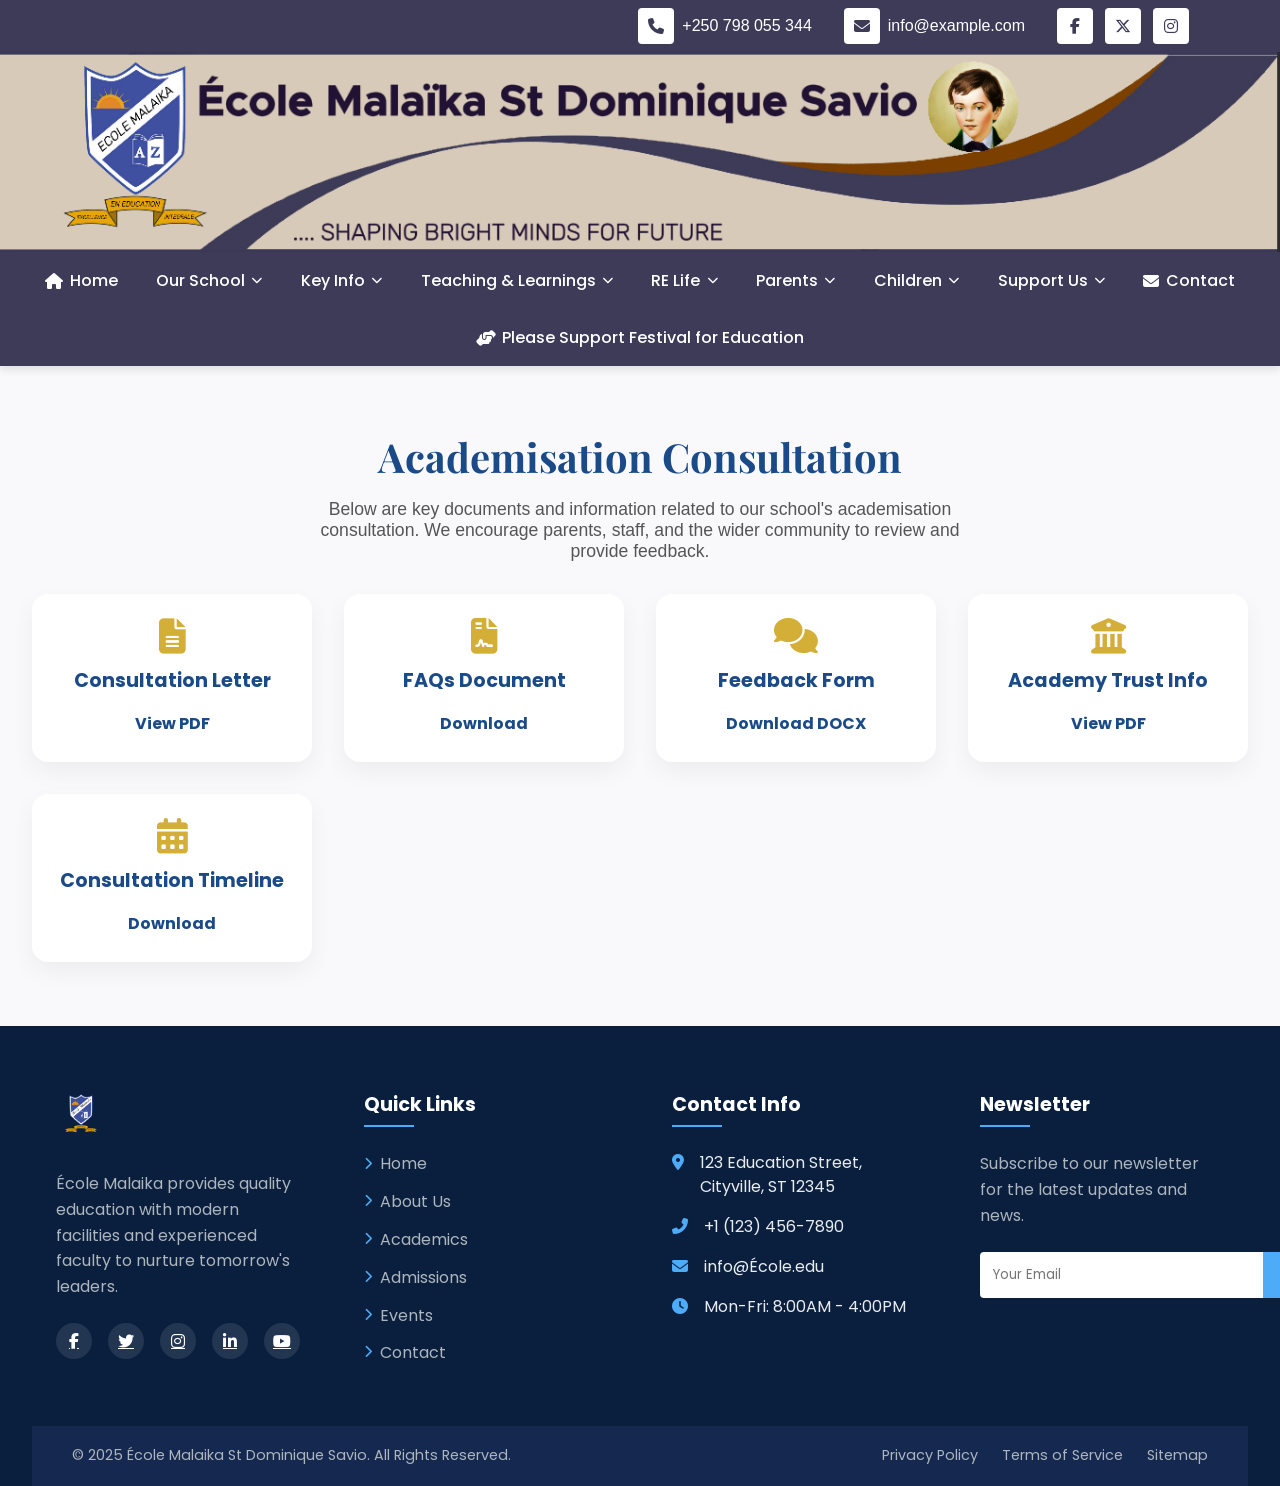
<file: academisation.html>
<!DOCTYPE html>
<html lang="en">
<head>
    <meta charset="UTF-8">
    <meta name="viewport" content="width=device-width, initial-scale=1.0">
    <title>Ecole Malaika Saint Dominic Savio | Excellence in Education</title>
    <link rel="stylesheet" href="https://cdnjs.cloudflare.com/ajax/libs/font-awesome/6.4.0/css/all.min.css">
    
  <link rel="stylesheet" href="https://cdnjs.cloudflare.com/ajax/libs/font-awesome/6.5.0/css/all.min.css">
  
    <!-- Google Fonts -->
    <link href="https://fonts.googleapis.com/css2?family=Montserrat:wght@400;600&family=Playfair+Display:wght@700&display=swap" rel="stylesheet">

    <link href="https://fonts.googleapis.com/css2?family=Playfair+Display:wght@700;900&family=Poppins:wght@400;600;700&display=swap" rel="stylesheet">


    <link rel="stylesheet" href="academisation.css">

</head>
<body>



<!-- Top Bar with Right-Aligned Icons -->
<div style="background-color:#3e3b58; padding: 8px 16px; display: flex; justify-content: flex-end; align-items: center; gap: 32px; flex-wrap: wrap; font-family: sans-serif; font-size: 14px;">

  <!-- Phone -->
  <div style="display: flex; align-items: center; gap: 8px;">
    <div style="width: 36px; height: 36px; background-color: white; display: flex; align-items: center; justify-content: center; border-radius: 4px;">
      <i class="fas fa-phone" style="color: #3e3b58; font-size: 16px;"></i>
    </div>
    <span style="color: white; font-size: 16px;">+250 798 055 344</span>
  </div>

  <!-- Email -->
  <div style="display: flex; align-items: center; gap: 8px;">
    <div style="width: 36px; height: 36px; background-color: white; display: flex; align-items: center; justify-content: center; border-radius: 4px;">
      <i class="fas fa-envelope" style="color: #3e3b58; font-size: 16px;"></i>
    </div>
    <span style="color: white; font-size: 16px;">info@example.com</span>
  </div>

  <!-- Social Icons -->
  <div style="display: flex; align-items: center; gap: 12px;">
    <div style="width: 36px; height: 36px; background-color: white; display: flex; align-items: center; justify-content: center; border-radius: 4px;">
      <i class="fab fa-facebook-f" style="color: #3e3b58; font-size: 16px;"></i>
    </div>
    <div style="width: 36px; height: 36px; background-color: white; display: flex; align-items: center; justify-content: center; border-radius: 4px;">
      <i class="fab fa-x-twitter" style="color: #3e3b58; font-size: 16px;"></i>
    </div>
    <div style="width: 36px; height: 36px; background-color: white; display: flex; align-items: center; justify-content: center; border-radius: 4px; margin-right: 75px;">
      <i class="fab fa-instagram" style="color: #3e3b58; font-size: 16px;"></i>
    </div>
  </div>

</div>



 <!-- Fully Responsive Banner -->
<div style="width: 100%; max-height: 220px; overflow: hidden;">
  <img 
    src="NBZ.png" 
    alt="Website Banner" 
    style="width: 100%; height: auto; display: block; object-fit: cover;" 
  />
</div>


 
<div class="nav-container">
    <button class="mobile-menu-btn" id="mobileMenuBtn"><i class="fas fa-bars"></i> Menu</button>
    <ul class="nav-menu" id="navMenu">
      <li class="nav-item"><a href="Index.html"><i class="fas fa-home"></i> Home</a></li>
  
      <li class="nav-item has-dropdown">
        <a href="#">Our School <i class="fas fa-chevron-down dropdown-icon"></i></a>
        <div class="dropdown">
          <a href="academisation.html"><i class="fas fa-comments"></i> Academisation Consultation</a>
          <a href="inspection.html"><i class="fas fa-clipboard-check"></i> School Inspection & Performance Reports</a>
          <a href="#"><i class="fas fa-map"></i> Visitor Info</a>
          <a href="#"><i class="fas fa-bullseye"></i> Vision & Mission</a>
          <a href="#"><i class="fas fa-door-open"></i> Let Our School</a>
          <a href="#"><i class="fas fa-envelope-open"></i> Staff Emails Login</a>
          <a href="#"><i class="fas fa-university"></i> Modern Britain</a>
          <a href="#"><i class="fas fa-users"></i> Staff</a>
          <a href="#"><i class="fas fa-briefcase"></i> Vacancies</a>
        </div>
      </li>
  
      <li class="nav-item has-dropdown">
        <a href="#">Key Info <i class="fas fa-chevron-down dropdown-icon"></i></a>
        <div class="dropdown">
          <a href="#"><i class="fas fa-sign-in-alt"></i> Admissions</a>
          <a href="#"><i class="fas fa-file-alt"></i> School Policies</a>
          <a href="#"><i class="fas fa-hand-holding-usd"></i> Catchup Funding</a>
          <a href="#"><i class="fas fa-coins"></i> Pupil Premium</a>
          <a href="#"><i class="fas fa-running"></i> Sports Premium</a>
          <a href="#"><i class="fas fa-balance-scale"></i> Equality Statement</a>
          <a href="#"><i class="fas fa-piggy-bank"></i> Financial Info</a>
          <a href="#"><i class="fas fa-lock"></i> GDPR</a>
        </div>
      </li>
  
      <li class="nav-item has-dropdown">
        <a href="#">Teaching & Learnings <i class="fas fa-chevron-down dropdown-icon"></i></a>
        <div class="dropdown">
          <a href="#"><i class="fas fa-book"></i> Curriculum</a>
          <a href="#"><i class="fas fa-clipboard-list"></i> Assessment</a>
          <a href="#"><i class="fas fa-clock"></i> School Day</a>
          <a href="#"><i class="fas fa-chalkboard-teacher"></i> Class Pages</a>
          <a href="#"><i class="fas fa-heart"></i> SEN</a>
          <a href="#"><i class="fas fa-star"></i> Clubs</a>
          <a href="#"><i class="fas fa-smile-beam"></i> Wellbeing</a>
        </div>
      </li>
  
      <li class="nav-item has-dropdown">
        <a href="#">RE Life <i class="fas fa-chevron-down dropdown-icon"></i></a>
        <div class="dropdown">
          <a href="#">Whole School RE Provision Map</a>
          <a href="#">Catholic Life & Mission</a>
          <a href="#">Religious Education</a>
          <a href="#">Collective Worship</a>
          <a href="#">Self Reflection - Evaluation</a>
          <a href="#">Parental Engagement</a>
          <a href="#">Worship Diary</a>
        </div>
      </li>
  
      <li class="nav-item has-dropdown">
        <a href="#">Parents <i class="fas fa-chevron-down dropdown-icon"></i></a>
        <div class="dropdown">
          <a href="#">School Prospectus</a>
          <a href="#">Term Dates 2024/2025</a>
          <a href="#">Newsletters</a>
          <a href="#">Dinner Menu</a>
          <a href="#">Free School Meals (FSM)</a>
          <a href="#">School Uniform</a>
          <a href="#">Forms & Links</a>
          <a href="#">Communication</a>
          <a href="#">Parent Code of Conduct</a>
          <a href="#">Online Safety</a>
          <a href="#">Help Your Child</a>
          <a href="#">PFA 2024-25</a>
          <a href="#">Parents Workshops</a>
        </div>
      </li>
  
      <li class="nav-item has-dropdown">
        <a href="#">Children <i class="fas fa-chevron-down dropdown-icon"></i></a>
        <div class="dropdown">
          <a href="#">School Council</a>
          <a href="#">Curriculum Events</a>
        </div>
      </li>
  
      <li class="nav-item has-dropdown">
        <a href="#">Support Us <i class="fas fa-chevron-down dropdown-icon"></i></a>
        <div class="dropdown">
          <a href="#">Alumni</a>
          <a href="#">Cardinals Care Campaign</a>
          <a href="#">Fundraising</a>
          <a href="#">Gala</a>
          <a href="#">Jog A Thon</a>
          <a href="#">PTO Events</a>
        </div>
      </li>
  
      <li class="nav-item"><a href="#"><i class="fas fa-envelope"></i> Contact</a></li>
      <li class="nav-item"><a href="#"><i class="fas fa-hands-helping"></i> Please Support Festival for Education</a></li>
    </ul>
  </div>
  





  <section class="academisation-section">
    <div class="container">
      <h2>Academisation Consultation</h2>
      <p class="intro">
        Below are key documents and information related to our school's academisation consultation. We encourage parents, staff, and the wider community to review and provide feedback.
      </p>
  
      <div class="documents-grid">
        <div class="doc-card">
          <i class="fas fa-file-alt"></i>
          <h3>Consultation Letter</h3>
          <a href="documents/consultation-letter.pdf" target="_blank">View PDF</a>
        </div>
  
        <div class="doc-card">
          <i class="fas fa-file-contract"></i>
          <h3>FAQs Document</h3>
          <a href="documents/faqs.pdf" target="_blank">Download</a>
        </div>
  
        <div class="doc-card">
          <i class="fas fa-comments"></i>
          <h3>Feedback Form</h3>
          <a href="documents/feedback-form.docx" target="_blank">Download DOCX</a>
        </div>
  
        <div class="doc-card">
          <i class="fas fa-university"></i>
          <h3>Academy Trust Info</h3>
          <a href="documents/trust-information.pdf" target="_blank">View PDF</a>
        </div>
  
        <div class="doc-card">
          <i class="fas fa-calendar-alt"></i>
          <h3>Consultation Timeline</h3>
          <a href="documents/consultation-timeline.pdf" target="_blank">Download</a>
        </div>
      </div>
    </div>
  </section>
  







  
<!-- ======= Footer ======= -->
<footer class="footer">
    <div class="footer-container">
        <!-- School Info Column -->
        <div class="footer-column">
            <div class="footer-logo">
                <img src="Logo.png" alt="School Logo" style="border-radius: 8px;">
            </div>
            <p class="footer-description">
                École Malaika provides quality education with modern facilities and experienced faculty to nurture tomorrow's leaders.
            </p>
            <div class="social-links">
                <a href="#"><i class="fab fa-facebook-f"></i></a>
                <a href="#"><i class="fab fa-twitter"></i></a>
                <a href="#"><i class="fab fa-instagram"></i></a>
                <a href="#"><i class="fab fa-linkedin-in"></i></a>
                <a href="#"><i class="fab fa-youtube"></i></a>
            </div>
        </div>

        <!-- Quick Links Column -->
        <div class="footer-column">
            <h3 class="footer-title">Quick Links</h3>
            <ul class="footer-links">
                <li><a href="#"><i class="fas fa-chevron-right"></i> Home</a></li>
                <li><a href="#"><i class="fas fa-chevron-right"></i> About Us</a></li>
                <li><a href="#"><i class="fas fa-chevron-right"></i> Academics</a></li>
                <li><a href="#"><i class="fas fa-chevron-right"></i> Admissions</a></li>
                <li><a href="#"><i class="fas fa-chevron-right"></i> Events</a></li>
                <li><a href="#"><i class="fas fa-chevron-right"></i> Contact</a></li>
            </ul>
        </div>

        <!-- Contact Info Column -->
        <div class="footer-column">
            <h3 class="footer-title">Contact Info</h3>
            <ul class="footer-contact">
                <li>
                    <i class="fas fa-map-marker-alt"></i>
                    <span>123 Education Street, Cityville, ST 12345</span>
                </li>
                <li>
                    <i class="fas fa-phone-alt"></i>
                    <span>+1 (123) 456-7890</span>
                </li>
                <li>
                    <i class="fas fa-envelope"></i>
                    <span>info@École.edu</span>
                </li>
                <li>
                    <i class="fas fa-clock"></i>
                    <span>Mon-Fri: 8:00AM - 4:00PM</span>
                </li>
            </ul>
        </div>

        <!-- Newsletter Column -->
        <div class="footer-column">
            <h3 class="footer-title">Newsletter</h3>
            <p class="newsletter-text">Subscribe to our newsletter for the latest updates and news.</p>
            <form class="newsletter-form">
                <input type="email" placeholder="Your Email" required>
                <button type="submit"><i class="fas fa-paper-plane"></i></button>
            </form>
        </div>
    </div>

    <!-- Copyright Bar -->
    <div class="copyright-bar">
        <div class="copyright-container">
            <p>&copy; 2025 École Malaika St Dominique Savio. All Rights Reserved.</p>
            <div class="footer-legal">
                <a href="#">Privacy Policy</a>
                <a href="#">Terms of Service</a>
                <a href="#">Sitemap</a>
            </div>
        </div>
    </div>
</footer>


<script>
    document.addEventListener("DOMContentLoaded", function () {
      const mobileMenuBtn = document.getElementById("mobileMenuBtn");
      const navMenu = document.getElementById("navMenu");
    
      mobileMenuBtn.addEventListener("click", () => {
        navMenu.classList.toggle("show");
      });
    
      const dropdownToggles = document.querySelectorAll(".nav-item.has-dropdown > a");
    
      dropdownToggles.forEach(toggle => {
        toggle.addEventListener("click", function (e) {
          if (window.innerWidth < 992) {
            e.preventDefault();
            const parent = this.parentElement;
            parent.classList.toggle("active");
          }
        });
      });
    });
    </script>
    
    
    <script src="scripts.js"></script>

</body>
</html>
</file>
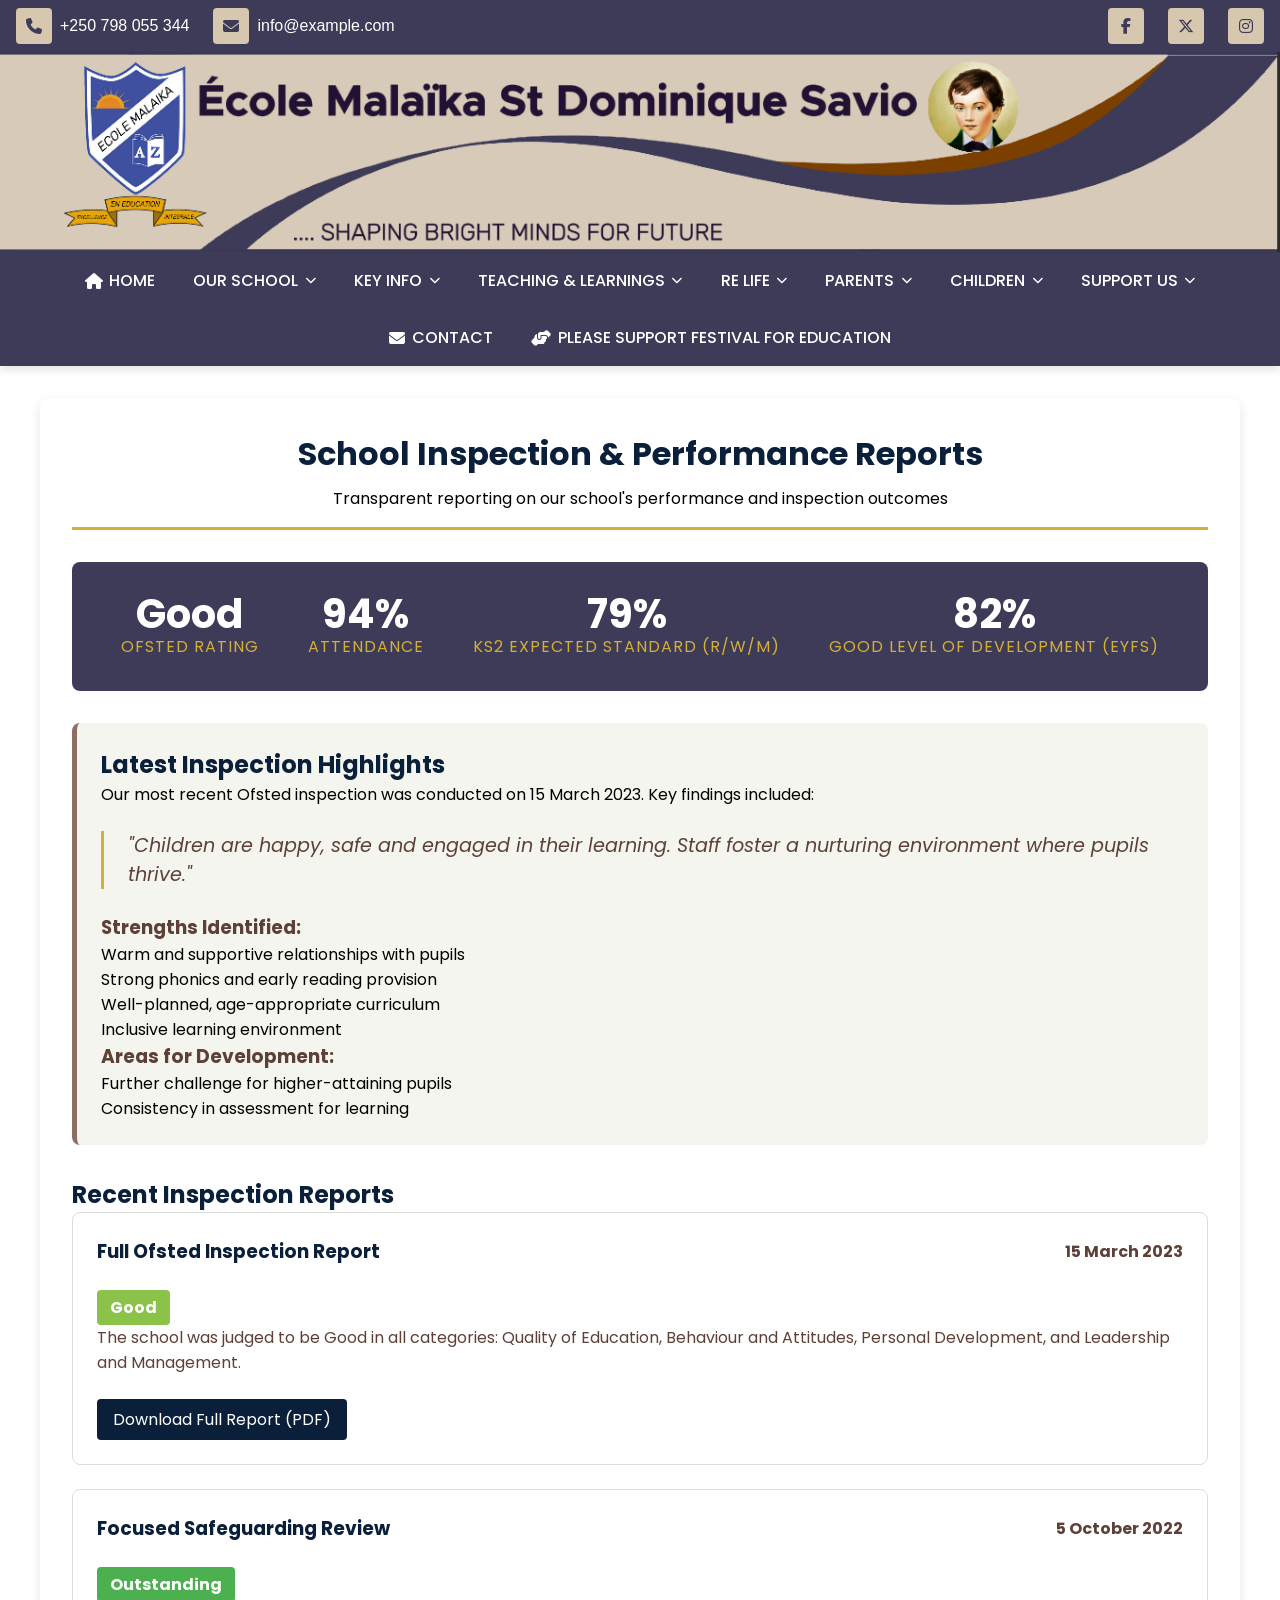
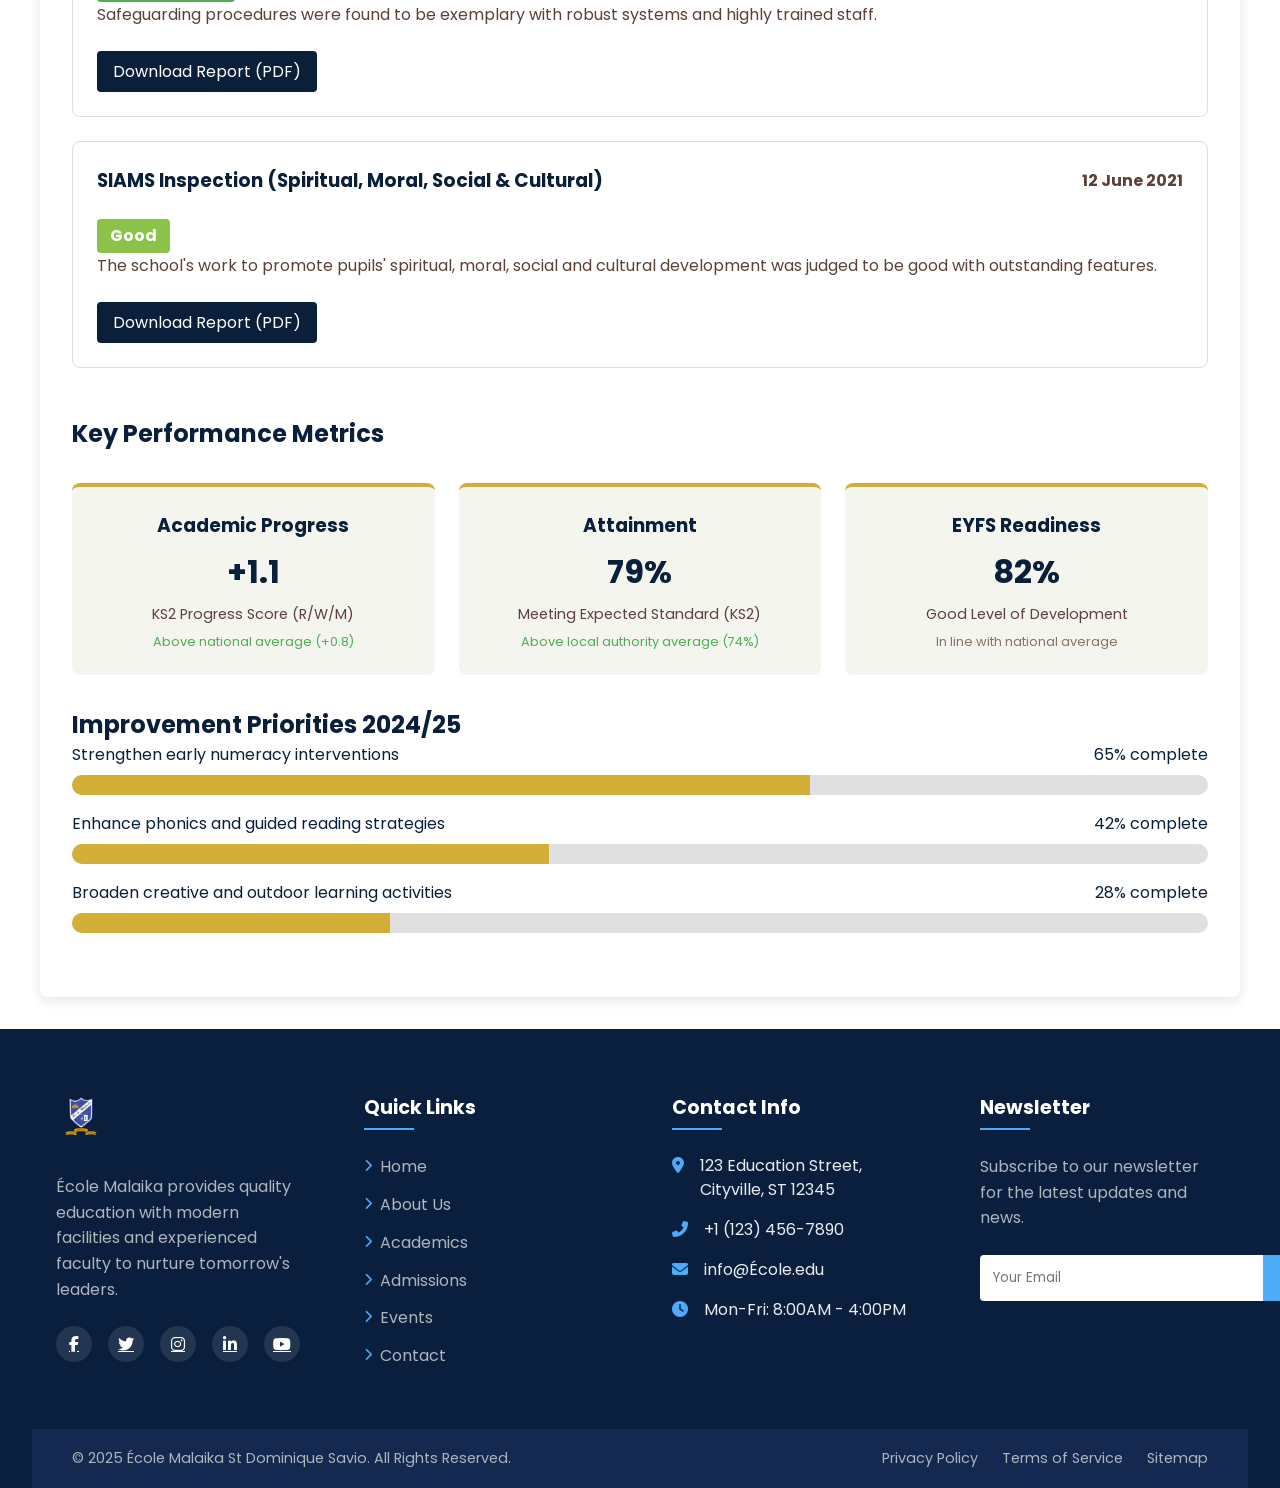
<file: inspection.html>
<!DOCTYPE html>
<html lang="en">
<head>
    <meta charset="UTF-8">
    <meta name="viewport" content="width=device-width, initial-scale=1.0">
    <title>Ecole Malaika Saint Dominic Savio | Excellence in Education</title>
    <link rel="stylesheet" href="https://cdnjs.cloudflare.com/ajax/libs/font-awesome/6.4.0/css/all.min.css">
    
  <link rel="stylesheet" href="https://cdnjs.cloudflare.com/ajax/libs/font-awesome/6.5.0/css/all.min.css">
  
    <!-- Google Fonts -->
    <link href="https://fonts.googleapis.com/css2?family=Montserrat:wght@400;600&family=Playfair+Display:wght@700&display=swap" rel="stylesheet">

    <link href="https://fonts.googleapis.com/css2?family=Playfair+Display:wght@700;900&family=Poppins:wght@400;600;700&display=swap" rel="stylesheet">


    <link rel="stylesheet" href="Insp.css">

</head>
<body>



<!-- Top Bar -->
<div class="top-bar">
    <!-- Left Side: Contact Info Icons -->
    <div class="icon-group">
      <!-- Phone -->
      <div class="icon-item">
        <i class="fas fa-phone"></i>
        <span class="contact-text">+250 798 055 344</span>
      </div>
  
      <!-- Email -->
      <div class="icon-item">
        <i class="fas fa-envelope"></i>
        <span class="contact-text">info@example.com</span>
      </div>
    </div>
  
    <!-- Right Side: Social Media Icons -->
    <div class="icon-group social">
      <div class="icon-item">
        <i class="fab fa-facebook-f"></i>
      </div>
      <div class="icon-item">
        <i class="fab fa-x-twitter"></i>
      </div>
      <div class="icon-item">
        <i class="fab fa-instagram"></i>
      </div>
    </div>
  </div>
  
  


 <!-- Fully Responsive Banner -->
<div style="width: 100%; max-height: 220px; overflow: hidden;">
  <img 
    src="NBZ.png" 
    alt="Website Banner" 
    style="width: 100%; height: auto; display: block; object-fit: cover;" 
  />
</div>


 
<div class="nav-container">
    <button class="mobile-menu-btn" id="mobileMenuBtn"><i class="fas fa-bars"></i> Menu</button>
    <ul class="nav-menu" id="navMenu">
      <li class="nav-item"><a href="Index.html"><i class="fas fa-home"></i> Home</a></li>
  
      <li class="nav-item has-dropdown">
        <a href="#">Our School <i class="fas fa-chevron-down dropdown-icon"></i></a>
        <div class="dropdown">
          <a href="inspection.html"><i class="fas fa-clipboard-check"></i> School Inspection & Performance Reports</a>
          <a href="visitor.html"><i class="fas fa-map"></i> Visitor Info</a>
          <a href="MV.html"><i class="fas fa-bullseye"></i> Vision & Mission</a>
          <a href="Let.html"><i class="fas fa-door-open"></i> Let Our School</a>
          <a href="staff.html"><i class="fas fa-users"></i> Staff</a>
        </div>
      </li>
  
      <li class="nav-item has-dropdown">
        <a href="#">Key Info <i class="fas fa-chevron-down dropdown-icon"></i></a>
        <div class="dropdown">
          <a href="Admissions.html"><i class="fas fa-sign-in-alt"></i> Admissions</a>
          <a href="School-policies.html"><i class="fas fa-file-alt"></i> School Policies</a>
          <a href="catchup-funding.html"><i class="fas fa-hand-holding-usd"></i> Catchup Funding</a>
          <a href="financial-info.html"><i class="fas fa-piggy-bank"></i> Financial Info</a>
          <a href="gdpr.html"><i class="fas fa-lock"></i> GDPR</a>
        </div>
      </li>
  
      <li class="nav-item has-dropdown">
        <a href="#">Teaching & Learnings <i class="fas fa-chevron-down dropdown-icon"></i></a>
        <div class="dropdown">
          <a href="Curriculum.html"><i class="fas fa-book"></i> Curriculum</a>
          <a href="clubs.html"><i class="fas fa-star"></i> Clubs</a>
          <a href="wellbeing.html"><i class="fas fa-smile-beam"></i> Wellbeing</a>
        </div>
      </li>
  
      <li class="nav-item has-dropdown">
        <a href="#">RE Life <i class="fas fa-chevron-down dropdown-icon"></i></a>
        <div class="dropdown">
          <a href="Catholic-life.html">Catholic Life & Mission</a>
          <a href="rel-edu">Religious Education</a>
          <a href="collective-worship">Collective Worship</a>
          <a href="Evaluation.html">Self Reflection - Evaluation</a>
          <a href="Pa-eng.html">Parental Engagement</a>
          <a href="worship-diary.html">Worship Diary</a>
        </div>
      </li>
  
      <li class="nav-item has-dropdown">
        <a href="#">Parents <i class="fas fa-chevron-down dropdown-icon"></i></a>
        <div class="dropdown">
          <a href="#">School Prospectus</a>
          <a href="#">Term Dates 2024/2025</a>
          <a href="#">Newsletters</a>
          <a href="#">Dinner Menu</a>
          <a href="#">Free School Meals (FSM)</a>
          <a href="#">School Uniform</a>
          <a href="#">Forms & Links</a>
          <a href="#">Communication</a>
          <a href="#">Parent Code of Conduct</a>
          <a href="#">Online Safety</a>
          <a href="#">Help Your Child</a>
          <a href="#">PFA 2024-25</a>
          <a href="#">Parents Workshops</a>
        </div>
      </li>
  
      <li class="nav-item has-dropdown">
        <a href="#">Children <i class="fas fa-chevron-down dropdown-icon"></i></a>
        <div class="dropdown">
          <a href="#">School Council</a>
          <a href="#">Curriculum Events</a>
        </div>
      </li>
  
      <li class="nav-item has-dropdown">
        <a href="#">Support Us <i class="fas fa-chevron-down dropdown-icon"></i></a>
        <div class="dropdown">
          <a href="#">Alumni</a>
          <a href="#">Cardinals Care Campaign</a>
          <a href="#">Fundraising</a>
          <a href="#">Gala</a>
          <a href="#">Jog A Thon</a>
          <a href="#">PTO Events</a>
        </div>
      </li>
  
      <li class="nav-item"><a href="#"><i class="fas fa-envelope"></i> Contact</a></li>
      <li class="nav-item"><a href="#"><i class="fas fa-hands-helping"></i> Please Support Festival for Education</a></li>
    </ul>
  </div>
  



  <div class="reports-container">
    <div class="reports-header">
        <h1>School Inspection & Performance Reports</h1>
        <p>Transparent reporting on our school's performance and inspection outcomes</p>
    </div>
    
    <div class="rating-banner">
        <div class="rating-item">
            <div class="rating-value">Good</div>
            <div class="rating-label">Ofsted Rating</div>
        </div>
        <div class="rating-item">
            <div class="rating-value">94%</div>
            <div class="rating-label">Attendance</div>
        </div>
        <div class="rating-item">
            <div class="rating-value">79%</div>
            <div class="rating-label">KS2 Expected Standard (R/W/M)</div>
        </div>
        <div class="rating-item">
            <div class="rating-value">82%</div>
            <div class="rating-label">Good Level of Development (EYFS)</div>
        </div>
    </div>
    
    <div class="inspection-highlights">
        <h2 style="color: var(--navy); margin-top: 0;">Latest Inspection Highlights</h2>
        <p>Our most recent Ofsted inspection was conducted on 15 March 2023. Key findings included:</p>
        
        <div class="highlight-quote">
            "Children are happy, safe and engaged in their learning. Staff foster a nurturing environment where pupils thrive."
        </div>
        
        <h3 style="color: var(--chocolate);">Strengths Identified:</h3>
        <ul>
            <li>Warm and supportive relationships with pupils</li>
            <li>Strong phonics and early reading provision</li>
            <li>Well-planned, age-appropriate curriculum</li>
            <li>Inclusive learning environment</li>
        </ul>
        
        <h3 style="color: var(--chocolate);">Areas for Development:</h3>
        <ul>
            <li>Further challenge for higher-attaining pupils</li>
            <li>Consistency in assessment for learning</li>
        </ul>
    </div>
    
    <h2 style="color: var(--navy);">Recent Inspection Reports</h2>
    
    <div class="report-card">
        <div class="report-header">
            <h3 class="report-title">Full Ofsted Inspection Report</h3>
            <div class="report-date">15 March 2023</div>
        </div>
        <div class="report-rating good">Good</div>
        <p class="report-summary">The school was judged to be Good in all categories: Quality of Education, Behaviour and Attitudes, Personal Development, and Leadership and Management.</p>
        <a href="#" class="report-download">Download Full Report (PDF)</a>
    </div>
    
    <div class="report-card">
        <div class="report-header">
            <h3 class="report-title">Focused Safeguarding Review</h3>
            <div class="report-date">5 October 2022</div>
        </div>
        <div class="report-rating outstanding">Outstanding</div>
        <p class="report-summary">Safeguarding procedures were found to be exemplary with robust systems and highly trained staff.</p>
        <a href="#" class="report-download">Download Report (PDF)</a>
    </div>
    
    <div class="report-card">
        <div class="report-header">
            <h3 class="report-title">SIAMS Inspection (Spiritual, Moral, Social & Cultural)</h3>
            <div class="report-date">12 June 2021</div>
        </div>
        <div class="report-rating good">Good</div>
        <p class="report-summary">The school's work to promote pupils' spiritual, moral, social and cultural development was judged to be good with outstanding features.</p>
        <a href="#" class="report-download">Download Report (PDF)</a>
    </div>
    
    <h2 style="color: var(--navy); margin-top: 3rem;">Key Performance Metrics</h2>
    
    <div class="performance-grid">
        <div class="metric-card">
            <h3 style="margin-top: 0; color: var(--navy);">Academic Progress</h3>
            <div class="metric-value">+1.1</div>
            <div class="metric-label">KS2 Progress Score (R/W/M)</div>
            <div class="comparison positive">Above national average (+0.8)</div>
        </div>
        
        <div class="metric-card">
            <h3 style="margin-top: 0; color: var(--navy);">Attainment</h3>
            <div class="metric-value">79%</div>
            <div class="metric-label">Meeting Expected Standard (KS2)</div>
            <div class="comparison positive">Above local authority average (74%)</div>
        </div>
        
        <div class="metric-card">
            <h3 style="margin-top: 0; color: var(--navy);">EYFS Readiness</h3>
            <div class="metric-value">82%</div>
            <div class="metric-label">Good Level of Development</div>
            <div class="comparison">In line with national average</div>
        </div>
    </div>
    
    <div class="progress-container">
        <h2 style="color: var(--navy);">Improvement Priorities 2024/25</h2>
        
        <div class="progress-title">
            <span>Strengthen early numeracy interventions</span>
            <span>65% complete</span>
        </div>
        <div class="progress-bar">
            <div class="progress-fill" style="width: 65%"></div>
        </div>
        
        <div class="progress-title">
            <span>Enhance phonics and guided reading strategies</span>
            <span>42% complete</span>
        </div>
        <div class="progress-bar">
            <div class="progress-fill" style="width: 42%"></div>
        </div>
        
        <div class="progress-title">
            <span>Broaden creative and outdoor learning activities</span>
            <span>28% complete</span>
        </div>
        <div class="progress-bar">
            <div class="progress-fill" style="width: 28%"></div>
        </div>
    </div>
</div>


  
  
<!-- ======= Footer ======= -->
<footer class="footer">
    <div class="footer-container">
        <!-- School Info Column -->
        <div class="footer-column">
            <div class="footer-logo">
                <img src="Logo.png" alt="School Logo" style="border-radius: 8px;">
            </div>
            <p class="footer-description">
                École Malaika provides quality education with modern facilities and experienced faculty to nurture tomorrow's leaders.
            </p>
            <div class="social-links">
                <a href="#"><i class="fab fa-facebook-f"></i></a>
                <a href="#"><i class="fab fa-twitter"></i></a>
                <a href="#"><i class="fab fa-instagram"></i></a>
                <a href="#"><i class="fab fa-linkedin-in"></i></a>
                <a href="#"><i class="fab fa-youtube"></i></a>
            </div>
        </div>

        <!-- Quick Links Column -->
        <div class="footer-column">
            <h3 class="footer-title">Quick Links</h3>
            <ul class="footer-links">
                <li><a href="#"><i class="fas fa-chevron-right"></i> Home</a></li>
                <li><a href="#"><i class="fas fa-chevron-right"></i> About Us</a></li>
                <li><a href="#"><i class="fas fa-chevron-right"></i> Academics</a></li>
                <li><a href="#"><i class="fas fa-chevron-right"></i> Admissions</a></li>
                <li><a href="#"><i class="fas fa-chevron-right"></i> Events</a></li>
                <li><a href="#"><i class="fas fa-chevron-right"></i> Contact</a></li>
            </ul>
        </div>

        <!-- Contact Info Column -->
        <div class="footer-column">
            <h3 class="footer-title">Contact Info</h3>
            <ul class="footer-contact">
                <li>
                    <i class="fas fa-map-marker-alt"></i>
                    <span>123 Education Street, Cityville, ST 12345</span>
                </li>
                <li>
                    <i class="fas fa-phone-alt"></i>
                    <span>+1 (123) 456-7890</span>
                </li>
                <li>
                    <i class="fas fa-envelope"></i>
                    <span>info@École.edu</span>
                </li>
                <li>
                    <i class="fas fa-clock"></i>
                    <span>Mon-Fri: 8:00AM - 4:00PM</span>
                </li>
            </ul>
        </div>

        <!-- Newsletter Column -->
        <div class="footer-column">
            <h3 class="footer-title">Newsletter</h3>
            <p class="newsletter-text">Subscribe to our newsletter for the latest updates and news.</p>
            <form class="newsletter-form">
                <input type="email" placeholder="Your Email" required>
                <button type="submit"><i class="fas fa-paper-plane"></i></button>
            </form>
        </div>
    </div>

    <!-- Copyright Bar -->
    <div class="copyright-bar">
        <div class="copyright-container">
            <p>&copy; 2025 École Malaika St Dominique Savio. All Rights Reserved.</p>
            <div class="footer-legal">
                <a href="#">Privacy Policy</a>
                <a href="#">Terms of Service</a>
                <a href="#">Sitemap</a>
            </div>
        </div>
    </div>
</footer>


<script>
    document.addEventListener("DOMContentLoaded", function () {
      const mobileMenuBtn = document.getElementById("mobileMenuBtn");
      const navMenu = document.getElementById("navMenu");
    
      mobileMenuBtn.addEventListener("click", () => {
        navMenu.classList.toggle("show");
      });
    
      const dropdownToggles = document.querySelectorAll(".nav-item.has-dropdown > a");
    
      dropdownToggles.forEach(toggle => {
        toggle.addEventListener("click", function (e) {
          if (window.innerWidth < 992) {
            e.preventDefault();
            const parent = this.parentElement;
            parent.classList.toggle("active");
          }
        });
      });
    });
    </script>
    
    
    <script src="scripts.js"></script>

</body>
</html>
</file>
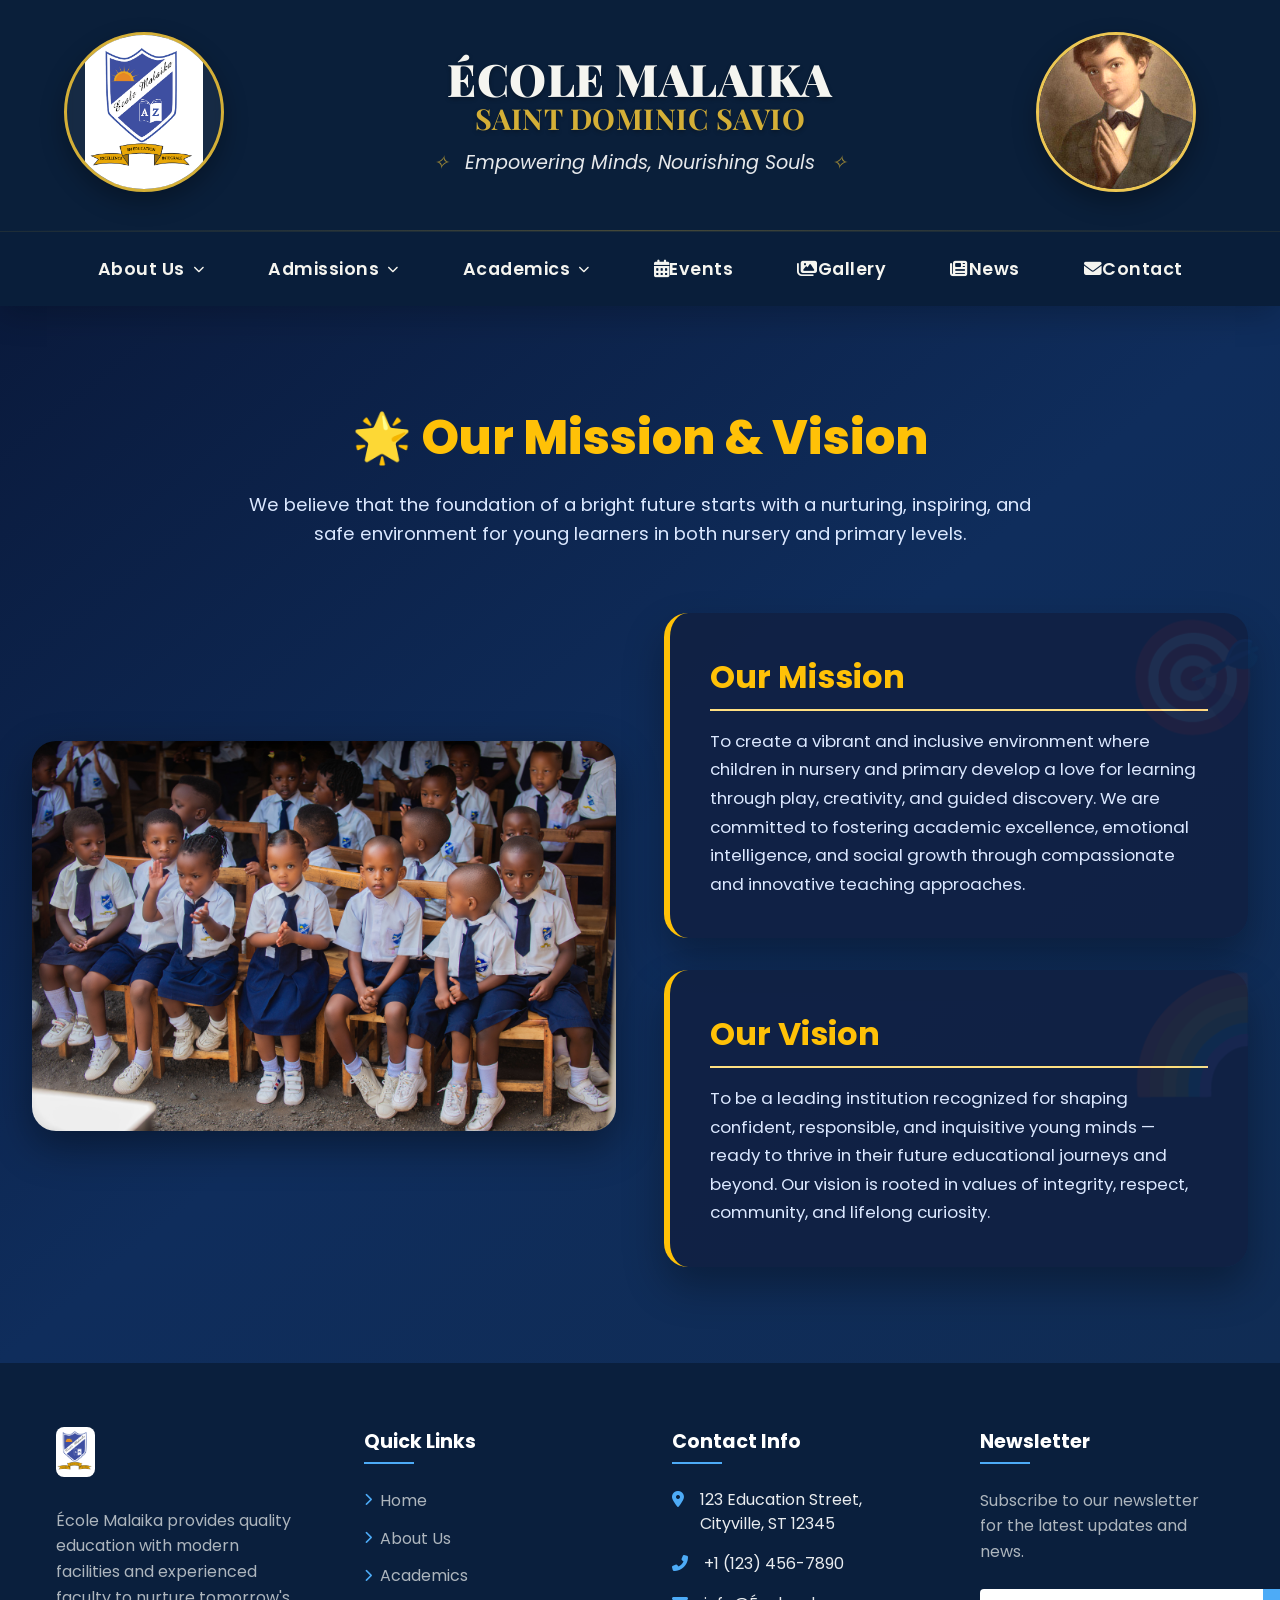
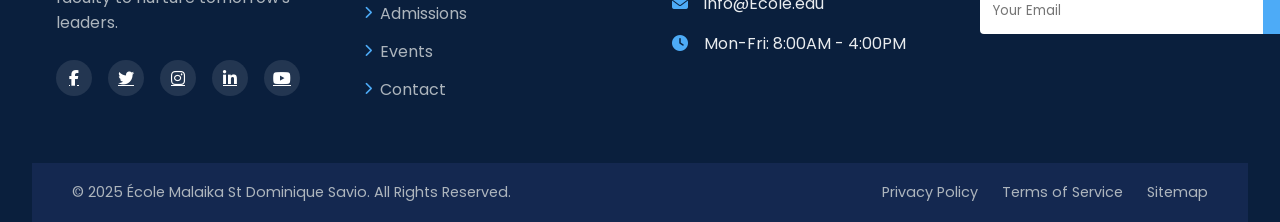
<file: M_V.html>
<!DOCTYPE html>
<html lang="en">
<head>
    <meta charset="UTF-8">
    <meta name="viewport" content="width=device-width, initial-scale=1.0">
    <title>Ecole Malaika Saint Dominic Savio | Excellence in Education</title>
    <link rel="stylesheet" href="https://cdnjs.cloudflare.com/ajax/libs/font-awesome/6.4.0/css/all.min.css">
    <link href="https://fonts.googleapis.com/css2?family=Playfair+Display:wght@700;900&family=Poppins:wght@400;600;700&display=swap" rel="stylesheet">


    <link rel="stylesheet" href="M_V.css">

</head>
<body>
    <!-- World-Class Header -->
    <div class="header-container">
        <div class="top-banner">
            <div class="logo-container">
                <img src="Malaika LOGO.png" alt="Ecole Malaika Logo" class="school-logo">
            </div>
            
            <div class="school-info">
                <h1 class="school-name">ÉCOLE MALAIKA <span class="school-subtitle">SAINT DOMINIC SAVIO</span></h1>
                <p class="motto">Empowering Minds, Nourishing Souls</p>
            </div>
            
            <div class="dominique-container">
                <img src="DMlogo.jpg" alt="Saint Dominic Savio" class="dominique-image">
            </div>
        </div>
        
        <nav class="nav-container">
            <button class="mobile-menu-btn" id="mobileMenuBtn"><i class="fas fa-bars"></i> Menu</button>
            <ul class="nav-menu" id="navMenu">
                <li class="nav-item has-dropdown">
                    <a href="#">About Us</a>
                    <div class="dropdown">
                        <a href="index.html"><i class="fas fa-door-open"></i> Welcome</a>
                        <a href="M_V.html"><i class="fas fa-bullseye"></i> Mission & Vision</a>
                        <a href="Why_Us.html"><i class="fas fa-star"></i> Why Us?</a>
                        <a href="#"><i class="fas fa-users"></i> Staff</a>
                        <a href="#"><i class="fas fa-pray"></i> Faith</a>
                        <a href="#"><i class="fas fa-landmark"></i> Our History</a>
                        <a href="#"><i class="fas fa-file-alt"></i> School Policies</a>
                    </div>
                </li>
                
                <li class="nav-item has-dropdown">
                    <a href="#">Admissions</a>
                    <div class="dropdown">
                        <a href="#"><i class="fas fa-question-circle"></i> Why Our School?</a>
                        <a href="#"><i class="fas fa-video"></i> Videos</a>
                        <a href="#"><i class="fas fa-map-marked-alt"></i> Virtual Tour</a>
                        <a href="#"><i class="fas fa-money-bill-wave"></i> Tuition</a>
                        <a href="#"><i class="fas fa-clipboard-list"></i> Admissions Process</a>
                        <a href="#"><i class="fas fa-quote-left"></i> Testimonials</a>
                    </div>
                </li>
                
                <li class="nav-item has-dropdown">
                    <a href="#">Academics</a>
                    <div class="dropdown mega-dropdown">
                        <div class="mega-column">
                            <h4><i class="fas fa-graduation-cap"></i> Programs</h4>
                            <a href="#"><i class="fas fa-book"></i> Curriculum</a>
                            <a href="#"><i class="fas fa-list-alt"></i> Guidelines</a>
                            <a href="#"><i class="fas fa-tools"></i> Resources</a>
                            <a href="#"><i class="fas fa-sun"></i> Summer Work</a>
                        </div>
                        
                        <div class="mega-column">
                            <h4><i class="fas fa-layer-group"></i> Grade Levels</h4>
                            <a href="#"><i class="fas fa-child"></i> Pre-Kindergarten</a>
                            <a href="#"><i class="fas fa-child"></i> Kindergarten</a>
                            <a href="#"><i class="fas fa-baby"></i> Nursery 1</a>
                            <a href="#"><i class="fas fa-baby"></i> Nursery 2</a>
                            <a href="#"><i class="fas fa-user-graduate"></i> Primary 1-3</a>
                            <a href="#"><i class="fas fa-user-graduate"></i> Primary 4-6</a>
                        </div>
                        
                        <div class="mega-column">
                            <h4><i class="fas fa-star"></i> Specialties</h4>
                            <a href="#"><i class="fas fa-book-reader"></i> Library</a>
                            <a href="#"><i class="fas fa-palette"></i> Art</a>
                            <a href="#"><i class="fas fa-running"></i> Physical Education</a>
                            <a href="#"><i class="fas fa-music"></i> Music</a>
                        </div>
                    </div>
                </li>
                
                <li class="nav-item"><a href="#"><i class="fas fa-calendar-alt"></i> Events</a></li>
                <li class="nav-item"><a href="#"><i class="fas fa-images"></i> Gallery</a></li>
                <li class="nav-item"><a href="#"><i class="fas fa-newspaper"></i> News</a></li>
                <li class="nav-item"><a href="#"><i class="fas fa-envelope"></i> Contact</a></li>
            </ul>
        </nav>
    </div>









    <section class="mission-vision-section">
        <div class="container">
          <div class="section-header">
            <h2>🌟 Our Mission & Vision</h2>
            <p>We believe that the foundation of a bright future starts with a nurturing, inspiring, and safe environment for young learners in both nursery and primary levels.</p>
          </div>
      
          <div class="content-grid">
            <!-- Left: Image -->
            <div class="image-wrapper">
              <img src="images/55.JPG" alt="Happy children learning" class="section-image">
            </div>
      
            <!-- Right: Mission & Vision -->
            <div class="info-wrapper">
              <!-- Mission -->
              <div class="card mission">
                <div class="icon-bg">🎯</div>
                <h3>Our Mission</h3>
                <p>
                  To create a vibrant and inclusive environment where children in nursery and primary develop a love for learning through play, creativity, and guided discovery.
                  We are committed to fostering academic excellence, emotional intelligence, and social growth through compassionate and innovative teaching approaches.
                </p>
              </div>
      
              <!-- Vision -->
              <div class="card vision">
                <div class="icon-bg">🌈</div>
                <h3>Our Vision</h3>
                <p>
                  To be a leading institution recognized for shaping confident, responsible, and inquisitive young minds — ready to thrive in their future educational journeys and beyond.
                  Our vision is rooted in values of integrity, respect, community, and lifelong curiosity.
                </p>
              </div>
            </div>
          </div>
        </div>
      </section>
                  




    


<!-- ======= Footer ======= -->
<footer class="footer">
    <div class="footer-container">
        <!-- School Info Column -->
        <div class="footer-column">
            <div class="footer-logo">
                <img src="Malaika LOGO.png" alt="School Logo" style="border-radius: 8px;">
            </div>
            <p class="footer-description">
                École Malaika provides quality education with modern facilities and experienced faculty to nurture tomorrow's leaders.
            </p>
            <div class="social-links">
                <a href="#"><i class="fab fa-facebook-f"></i></a>
                <a href="#"><i class="fab fa-twitter"></i></a>
                <a href="#"><i class="fab fa-instagram"></i></a>
                <a href="#"><i class="fab fa-linkedin-in"></i></a>
                <a href="#"><i class="fab fa-youtube"></i></a>
            </div>
        </div>

        <!-- Quick Links Column -->
        <div class="footer-column">
            <h3 class="footer-title">Quick Links</h3>
            <ul class="footer-links">
                <li><a href="#"><i class="fas fa-chevron-right"></i> Home</a></li>
                <li><a href="#"><i class="fas fa-chevron-right"></i> About Us</a></li>
                <li><a href="#"><i class="fas fa-chevron-right"></i> Academics</a></li>
                <li><a href="#"><i class="fas fa-chevron-right"></i> Admissions</a></li>
                <li><a href="#"><i class="fas fa-chevron-right"></i> Events</a></li>
                <li><a href="#"><i class="fas fa-chevron-right"></i> Contact</a></li>
            </ul>
        </div>

        <!-- Contact Info Column -->
        <div class="footer-column">
            <h3 class="footer-title">Contact Info</h3>
            <ul class="footer-contact">
                <li>
                    <i class="fas fa-map-marker-alt"></i>
                    <span>123 Education Street, Cityville, ST 12345</span>
                </li>
                <li>
                    <i class="fas fa-phone-alt"></i>
                    <span>+1 (123) 456-7890</span>
                </li>
                <li>
                    <i class="fas fa-envelope"></i>
                    <span>info@École.edu</span>
                </li>
                <li>
                    <i class="fas fa-clock"></i>
                    <span>Mon-Fri: 8:00AM - 4:00PM</span>
                </li>
            </ul>
        </div>

        <!-- Newsletter Column -->
        <div class="footer-column">
            <h3 class="footer-title">Newsletter</h3>
            <p class="newsletter-text">Subscribe to our newsletter for the latest updates and news.</p>
            <form class="newsletter-form">
                <input type="email" placeholder="Your Email" required>
                <button type="submit"><i class="fas fa-paper-plane"></i></button>
            </form>
        </div>
    </div>

    <!-- Copyright Bar -->
    <div class="copyright-bar">
        <div class="copyright-container">
            <p>&copy; 2025 École Malaika St Dominique Savio. All Rights Reserved.</p>
            <div class="footer-legal">
                <a href="#">Privacy Policy</a>
                <a href="#">Terms of Service</a>
                <a href="#">Sitemap</a>
            </div>
        </div>
    </div>
</footer>


    <script>
        document.addEventListener('DOMContentLoaded', function() {
            const mobileBtn = document.getElementById('mobileMenuBtn');
            const navMenu = document.getElementById('navMenu');
            const navItems = document.querySelectorAll('.nav-item.has-dropdown');
            
            mobileBtn.addEventListener('click', function(e) {
                e.stopPropagation();
                navMenu.classList.toggle('active');
                this.innerHTML = navMenu.classList.contains('active') 
                    ? '<i class="fas fa-times"></i> Close' 
                    : '<i class="fas fa-bars"></i> Menu';
            });
            
            navItems.forEach(item => {
                const link = item.querySelector('a');
                link.addEventListener('click', function(e) {
                    if (window.innerWidth <= 992) {
                        e.preventDefault();
                        const wasActive = item.classList.contains('active');
                        document.querySelectorAll('.nav-item.has-dropdown').forEach(el => {
                            el.classList.remove('active');
                        });
                        if (!wasActive) item.classList.add('active');
                    }
                });
            });
            
            document.addEventListener('click', function(e) {
                if (!navMenu.contains(e.target) && !mobileBtn.contains(e.target)) {
                    navMenu.classList.remove('active');
                    mobileBtn.innerHTML = '<i class="fas fa-bars"></i> Menu';
                    navItems.forEach(item => item.classList.remove('active'));
                }
            });
            
            window.addEventListener('resize', function() {
                if (window.innerWidth > 992) {
                    navMenu.classList.remove('active');
                    mobileBtn.innerHTML = '<i class="fas fa-bars"></i> Menu';
                }
            });
        });
    </script>


<script src="scripts.js"></script>

</body>
</html>
</file>
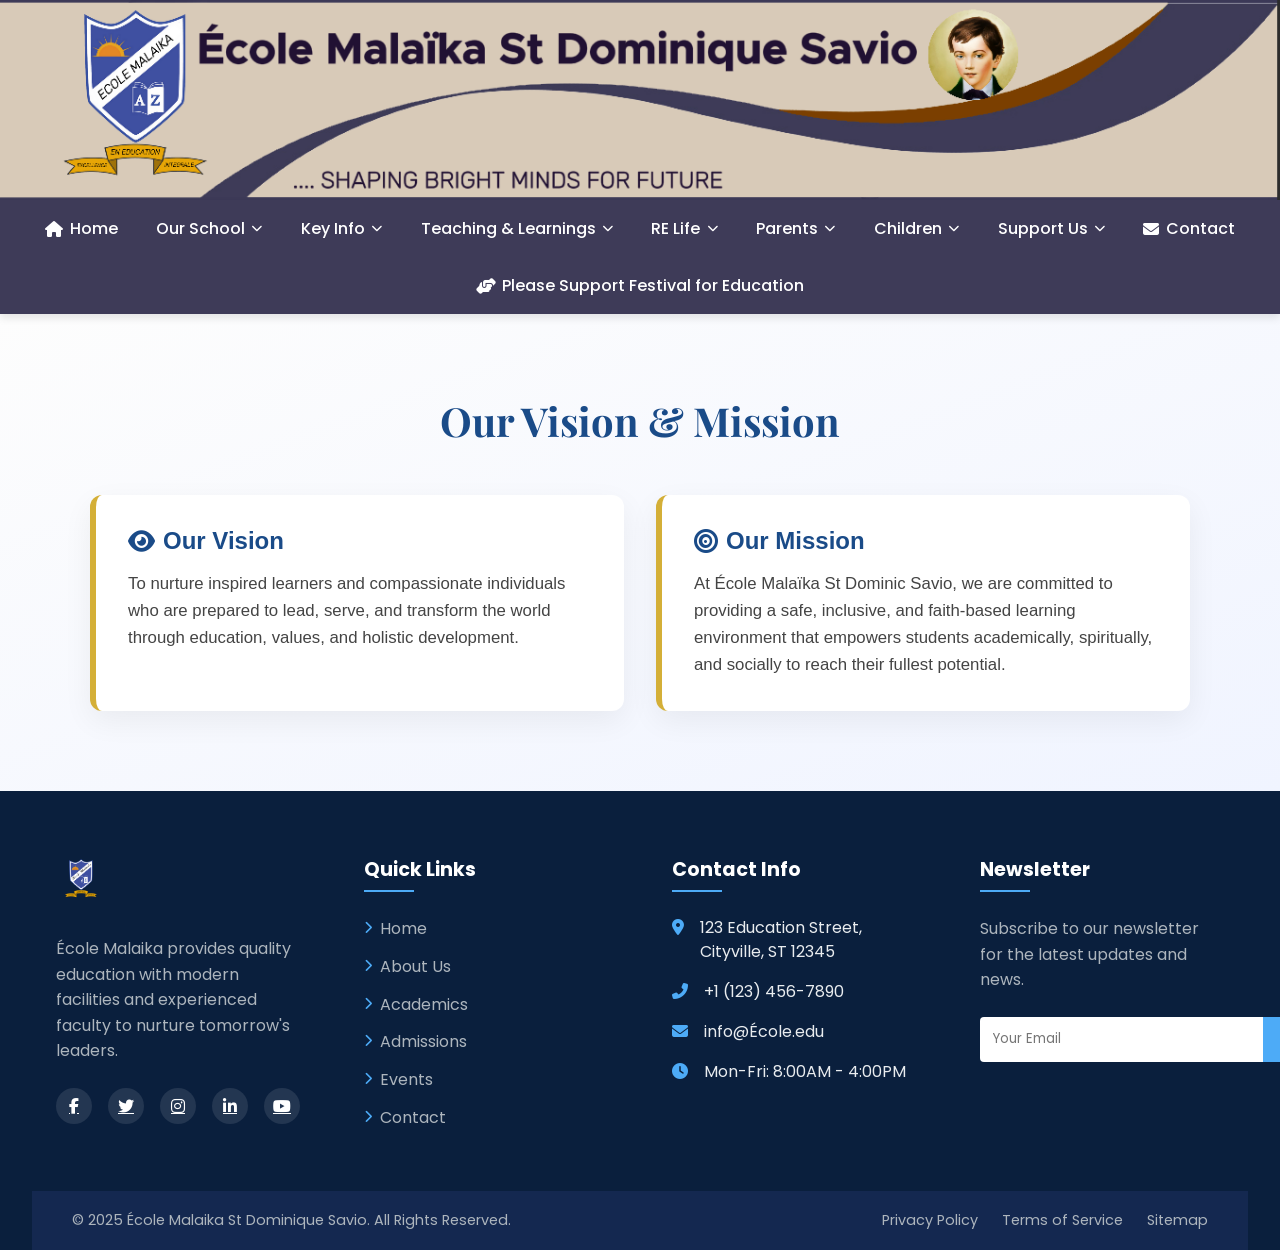
<file: MV.html>
<!DOCTYPE html>
<html lang="en">
<head>
    <meta charset="UTF-8">
    <meta name="viewport" content="width=device-width, initial-scale=1.0">
    <title>Ecole Malaika Saint Dominic Savio | Excellence in Education</title>
    <link rel="stylesheet" href="https://cdnjs.cloudflare.com/ajax/libs/font-awesome/6.4.0/css/all.min.css">
    
  <link rel="stylesheet" href="https://cdnjs.cloudflare.com/ajax/libs/font-awesome/6.5.0/css/all.min.css">
  
    <!-- Google Fonts -->
    <link href="https://fonts.googleapis.com/css2?family=Montserrat:wght@400;600&family=Playfair+Display:wght@700&display=swap" rel="stylesheet">

    <link href="https://fonts.googleapis.com/css2?family=Playfair+Display:wght@700;900&family=Poppins:wght@400;600;700&display=swap" rel="stylesheet">


    <link rel="stylesheet" href="academisation.css">

</head>
<body>



 <!-- Fully Responsive Banner -->
<div style="width: 100%; max-height: 220px; overflow: hidden;">
  <img 
    src="NBZ.png" 
    alt="Website Banner" 
    style="width: 100%; height: auto; display: block; object-fit: cover;" 
  />
</div>

 
<div class="nav-container">
    <button class="mobile-menu-btn" id="mobileMenuBtn"><i class="fas fa-bars"></i> Menu</button>
    <ul class="nav-menu" id="navMenu">
      <li class="nav-item"><a href="Index.html"><i class="fas fa-home"></i> Home</a></li>
  
      <li class="nav-item has-dropdown">
        <a href="#">Our School <i class="fas fa-chevron-down dropdown-icon"></i></a>
        <div class="dropdown">
          <a href="academisation.html"><i class="fas fa-comments"></i> Academisation Consultation</a>
          <a href="inspection.html"><i class="fas fa-clipboard-check"></i> School Inspection & Performance Reports</a>
          <a href="visitor.html"><i class="fas fa-map"></i> Visitor Info</a>
          <a href="#"><i class="fas fa-bullseye"></i> Vision & Mission</a>
          <a href="#"><i class="fas fa-door-open"></i> Let Our School</a>
          <a href="#"><i class="fas fa-envelope-open"></i> Staff Emails Login</a>
          <a href="#"><i class="fas fa-university"></i> Modern Britain</a>
          <a href="#"><i class="fas fa-users"></i> Staff</a>
          <a href="#"><i class="fas fa-briefcase"></i> Vacancies</a>
        </div>
      </li>
  
      <li class="nav-item has-dropdown">
        <a href="#">Key Info <i class="fas fa-chevron-down dropdown-icon"></i></a>
        <div class="dropdown">
          <a href="#"><i class="fas fa-sign-in-alt"></i> Admissions</a>
          <a href="#"><i class="fas fa-file-alt"></i> School Policies</a>
          <a href="#"><i class="fas fa-hand-holding-usd"></i> Catchup Funding</a>
          <a href="#"><i class="fas fa-coins"></i> Pupil Premium</a>
          <a href="#"><i class="fas fa-running"></i> Sports Premium</a>
          <a href="#"><i class="fas fa-balance-scale"></i> Equality Statement</a>
          <a href="#"><i class="fas fa-piggy-bank"></i> Financial Info</a>
          <a href="#"><i class="fas fa-lock"></i> GDPR</a>
        </div>
      </li>
  
      <li class="nav-item has-dropdown">
        <a href="#">Teaching & Learnings <i class="fas fa-chevron-down dropdown-icon"></i></a>
        <div class="dropdown">
          <a href="#"><i class="fas fa-book"></i> Curriculum</a>
          <a href="#"><i class="fas fa-clipboard-list"></i> Assessment</a>
          <a href="#"><i class="fas fa-clock"></i> School Day</a>
          <a href="#"><i class="fas fa-chalkboard-teacher"></i> Class Pages</a>
          <a href="#"><i class="fas fa-heart"></i> SEN</a>
          <a href="#"><i class="fas fa-star"></i> Clubs</a>
          <a href="#"><i class="fas fa-smile-beam"></i> Wellbeing</a>
        </div>
      </li>
  
      <li class="nav-item has-dropdown">
        <a href="#">RE Life <i class="fas fa-chevron-down dropdown-icon"></i></a>
        <div class="dropdown">
          <a href="#">Whole School RE Provision Map</a>
          <a href="#">Catholic Life & Mission</a>
          <a href="#">Religious Education</a>
          <a href="#">Collective Worship</a>
          <a href="#">Self Reflection - Evaluation</a>
          <a href="#">Parental Engagement</a>
          <a href="#">Worship Diary</a>
        </div>
      </li>
  
      <li class="nav-item has-dropdown">
        <a href="#">Parents <i class="fas fa-chevron-down dropdown-icon"></i></a>
        <div class="dropdown">
          <a href="#">School Prospectus</a>
          <a href="#">Term Dates 2024/2025</a>
          <a href="#">Newsletters</a>
          <a href="#">Dinner Menu</a>
          <a href="#">Free School Meals (FSM)</a>
          <a href="#">School Uniform</a>
          <a href="#">Forms & Links</a>
          <a href="#">Communication</a>
          <a href="#">Parent Code of Conduct</a>
          <a href="#">Online Safety</a>
          <a href="#">Help Your Child</a>
          <a href="#">PFA 2024-25</a>
          <a href="#">Parents Workshops</a>
        </div>
      </li>
  
      <li class="nav-item has-dropdown">
        <a href="#">Children <i class="fas fa-chevron-down dropdown-icon"></i></a>
        <div class="dropdown">
          <a href="#">School Council</a>
          <a href="#">Curriculum Events</a>
        </div>
      </li>
  
      <li class="nav-item has-dropdown">
        <a href="#">Support Us <i class="fas fa-chevron-down dropdown-icon"></i></a>
        <div class="dropdown">
          <a href="#">Alumni</a>
          <a href="#">Cardinals Care Campaign</a>
          <a href="#">Fundraising</a>
          <a href="#">Gala</a>
          <a href="#">Jog A Thon</a>
          <a href="#">PTO Events</a>
        </div>
      </li>
  
      <li class="nav-item"><a href="#"><i class="fas fa-envelope"></i> Contact</a></li>
      <li class="nav-item"><a href="#"><i class="fas fa-hands-helping"></i> Please Support Festival for Education</a></li>
    </ul>
  </div>
  





  <section class="vision-mission-section">
    <div class="container">
      <h2 class="section-title">Our Vision & Mission</h2>
  
      <div class="vision-mission-wrapper">
        <div class="vision-card">
          <h3><i class="fas fa-eye"></i> Our Vision</h3>
          <p>
            To nurture inspired learners and compassionate individuals who are prepared to lead, serve, and transform the world through education, values, and holistic development.
          </p>
        </div>
  
        <div class="mission-card">
          <h3><i class="fas fa-bullseye"></i> Our Mission</h3>
          <p>
            At École Malaïka St Dominic Savio, we are committed to providing a safe, inclusive, and faith-based learning environment that empowers students academically, spiritually, and socially to reach their fullest potential.
          </p>
        </div>
      </div>
    </div>
  </section>
  






  
  
  
<!-- ======= Footer ======= -->
<footer class="footer">
    <div class="footer-container">
        <!-- School Info Column -->
        <div class="footer-column">
            <div class="footer-logo">
                <img src="Logo.png" alt="School Logo" style="border-radius: 8px;">
            </div>
            <p class="footer-description">
                École Malaika provides quality education with modern facilities and experienced faculty to nurture tomorrow's leaders.
            </p>
            <div class="social-links">
                <a href="#"><i class="fab fa-facebook-f"></i></a>
                <a href="#"><i class="fab fa-twitter"></i></a>
                <a href="#"><i class="fab fa-instagram"></i></a>
                <a href="#"><i class="fab fa-linkedin-in"></i></a>
                <a href="#"><i class="fab fa-youtube"></i></a>
            </div>
        </div>

        <!-- Quick Links Column -->
        <div class="footer-column">
            <h3 class="footer-title">Quick Links</h3>
            <ul class="footer-links">
                <li><a href="#"><i class="fas fa-chevron-right"></i> Home</a></li>
                <li><a href="#"><i class="fas fa-chevron-right"></i> About Us</a></li>
                <li><a href="#"><i class="fas fa-chevron-right"></i> Academics</a></li>
                <li><a href="#"><i class="fas fa-chevron-right"></i> Admissions</a></li>
                <li><a href="#"><i class="fas fa-chevron-right"></i> Events</a></li>
                <li><a href="#"><i class="fas fa-chevron-right"></i> Contact</a></li>
            </ul>
        </div>

        <!-- Contact Info Column -->
        <div class="footer-column">
            <h3 class="footer-title">Contact Info</h3>
            <ul class="footer-contact">
                <li>
                    <i class="fas fa-map-marker-alt"></i>
                    <span>123 Education Street, Cityville, ST 12345</span>
                </li>
                <li>
                    <i class="fas fa-phone-alt"></i>
                    <span>+1 (123) 456-7890</span>
                </li>
                <li>
                    <i class="fas fa-envelope"></i>
                    <span>info@École.edu</span>
                </li>
                <li>
                    <i class="fas fa-clock"></i>
                    <span>Mon-Fri: 8:00AM - 4:00PM</span>
                </li>
            </ul>
        </div>

        <!-- Newsletter Column -->
        <div class="footer-column">
            <h3 class="footer-title">Newsletter</h3>
            <p class="newsletter-text">Subscribe to our newsletter for the latest updates and news.</p>
            <form class="newsletter-form">
                <input type="email" placeholder="Your Email" required>
                <button type="submit"><i class="fas fa-paper-plane"></i></button>
            </form>
        </div>
    </div>

    <!-- Copyright Bar -->
    <div class="copyright-bar">
        <div class="copyright-container">
            <p>&copy; 2025 École Malaika St Dominique Savio. All Rights Reserved.</p>
            <div class="footer-legal">
                <a href="#">Privacy Policy</a>
                <a href="#">Terms of Service</a>
                <a href="#">Sitemap</a>
            </div>
        </div>
    </div>
</footer>


<script>
    document.addEventListener("DOMContentLoaded", function () {
      const mobileMenuBtn = document.getElementById("mobileMenuBtn");
      const navMenu = document.getElementById("navMenu");
    
      mobileMenuBtn.addEventListener("click", () => {
        navMenu.classList.toggle("show");
      });
    
      const dropdownToggles = document.querySelectorAll(".nav-item.has-dropdown > a");
    
      dropdownToggles.forEach(toggle => {
        toggle.addEventListener("click", function (e) {
          if (window.innerWidth < 992) {
            e.preventDefault();
            const parent = this.parentElement;
            parent.classList.toggle("active");
          }
        });
      });
    });
    </script>
    
    
    <script src="scripts.js"></script>

</body>
</html>
</file>
<file: academisation.css>
:root {
    --navy: #0A1F3A;       /* Deep navy blue */
    --chocolate: #5D4037;  /* Rich chocolate */
    --gold: #D4AF37;       /* Metallic gold */
    --cream: #F5F5F0;      /* Warm cream */
    --accent: #8D6E63;     /* Light chocolate accent */
}

* {
    margin: 0;
    padding: 0;
    box-sizing: border-box;
    list-style: none;
}

body {
    font-family: 'Poppins', sans-serif;
    background-color: white;
}

.artistic-banner {
    position: relative;
    background: linear-gradient(145deg, #ffffff 50%, #f3f7fc);
    padding: 4rem 2rem 6rem;
    overflow: hidden;
    box-shadow: 0 10px 30px rgba(0, 0, 0, 0.1);
  }
  
  .banner-content {
    display: flex;
    align-items: center;
    justify-content: space-between;
    flex-wrap: wrap;
    position: relative;
    z-index: 2;
    gap: 2.5rem;
  }
  
  /* School Logo */
  .left-logo .logo-img {
    height: 150px;
    object-fit: contain;
    filter: drop-shadow(0 5px 15px rgba(0, 0, 0, 0.2));
  }
  
  /* Student Circular Image */
  .right-photo .student-circle {
    width: 150px;
    height: 150px;
    border-radius: 50%;
    border: 6px solid #D4AF37;
    box-shadow: 0 8px 20px rgba(0, 0, 0, 0.3);
    object-fit: cover;
  }
  
  /* Center Text */
  .center-text {
    flex: 1;
    text-align: center;
    padding: 0 1rem;
  }
  
  .center-text h1 {
    font-family: 'Playfair Display', serif;
    font-size: 2.8rem;
    font-weight: 800;
    color: #1a4b88;
    margin-bottom: 0.75rem;
    text-shadow: 1px 1px 6px rgba(0, 0, 0, 0.05);
  }
  
  .center-text p {
    font-family: 'Open Sans', sans-serif;
    font-size: 1.2rem;
    font-style: italic;
    color: #555;
    max-width: 600px;
    margin: 0 auto;
    opacity: 0.95;
  }
  
  /* Artistic Background Layer */
  .decor-layer {
    position: absolute;
    inset: 0;
    z-index: 1;
    background: radial-gradient(ellipse at top left, rgba(26, 75, 136, 0.3), transparent 70%),
                radial-gradient(ellipse at bottom right, rgba(212, 175, 55, 0.3), transparent 70%),
                linear-gradient(to bottom right, transparent, rgba(255, 255, 255, 0.3));
    mask-image: radial-gradient(circle at 50% 50%, white 60%, transparent 100%);
  }
  
  /* Artistic Lines using Pseudo Elements */
  .artistic-banner::before,
  .artistic-banner::after {
    content: "";
    position: absolute;
    border-radius: 50%;
    z-index: 0;
  }
  
  .artistic-banner::before {
    width: 600px;
    height: 600px;
    background: radial-gradient(circle, rgba(26, 75, 136, 0.2), transparent);
    bottom: -200px;
    left: -150px;
    transform: rotate(20deg);
  }
  
  .artistic-banner::after {
    width: 500px;
    height: 500px;
    background: radial-gradient(circle, rgba(212, 175, 55, 0.2), transparent);
    top: -150px;
    right: -100px;
    transform: rotate(-15deg);
  }


  /* Core styles from earlier remain... */

@media (max-width: 1024px) {
    .center-text h1 {
      font-size: 2.2rem;
    }
  
    .center-text p {
      font-size: 1.05rem;
      padding: 0 1rem;
    }
  
    .left-logo .logo-img,
    .right-photo .student-circle {
      height: 120px;
      width: 120px;
    }
  }
  
  @media (max-width: 768px) {
    .banner-content {
      flex-direction: column;
      align-items: center;
      gap: 1.8rem;
      text-align: center;
    }
  
    .left-logo,
    .right-photo {
      order: 1;
    }
  
    .center-text {
      order: 2;
      padding: 0 1rem;
    }
  
    .center-text h1 {
      font-size: 1.8rem;
    }
  
    .center-text p {
      font-size: 1rem;
    }
  
    .left-logo .logo-img,
    .right-photo .student-circle {
      height: 100px;
      width: 100px;
    }
  }
  
  @media (max-width: 480px) {
    .center-text h1 {
      font-size: 1.5rem;
      line-height: 1.4;
    }
  
    .center-text p {
      font-size: 0.95rem;
      line-height: 1.6;
    }
  
    .artistic-banner {
      padding: 2.5rem 1rem 4rem;
      border-radius: 0 0 60px 60px;
    }
  
    .left-logo .logo-img,
    .right-photo .student-circle {
      height: 85px;
      width: 85px;
    }
  }
  
    


@import url('https://fonts.googleapis.com/css2?family=Roboto:wght@400;500;700&display=swap');

.nav-container {
    background-color: #3e3b58;
    color: white;
    position: relative;
    z-index: 1000;
    box-shadow: 0 4px 8px rgba(0,0,0,0.1);
  }

  .nav-menu {
    display: flex;
    flex-wrap: wrap;
    justify-content: center;
    list-style: none;
    padding: 0;
    margin: 0;
  }

  .nav-item {
    position: relative;
  }

  .nav-item > a {
    display: flex;
    align-items: center;
    gap: 0.4rem;
    padding: 1rem 1.2rem;
    text-decoration: none;
    color: white;
    font-weight: 500;
    transition: background 0.3s ease;
  }

  .nav-item > a:hover {
    background-color: #457b9d;
    border-radius: 4px;
  }

  .nav-item.has-dropdown > a .dropdown-icon {
    font-size: 0.7rem;
    transition: transform 0.3s ease;
  }

  .nav-item.has-dropdown.active > a .dropdown-icon {
    transform: rotate(180deg);
  }

  .has-dropdown .dropdown {
    display: none;
    position: absolute;
    background-color: #1d3557;
    top: 100%;
    left: 0;
    min-width: 250px;
    box-shadow: 0 8px 16px rgba(0,0,0,0.2);
    padding: 0.5rem 0;
    z-index: 999;
    flex-direction: column;
  }

  .has-dropdown:hover .dropdown {
    display: flex;
  }

  .dropdown a {
    padding: 0.75rem 1.2rem;
    color: white;
    display: flex;
    align-items: center;
    gap: 0.5rem;
    text-decoration: none;
    transition: background 0.3s ease;
  }

  .dropdown a:hover {
    background-color: #457b9d;
  }

  .mega-dropdown {
    display: none;
    position: absolute;
    background-color: #1d3557;
    top: 100%;
    left: 0;
    width: 100%;
    padding: 2rem;
    box-shadow: 0 8px 16px rgba(0,0,0,0.2);
    justify-content: space-around;
    flex-wrap: wrap;
  }

  .has-dropdown:hover .mega-dropdown {
    display: flex;
  }

  .mega-column {
    flex: 1 1 200px;
    margin: 1rem;
  }

  .mega-column h4 {
    color: #a8dadc;
    margin-bottom: 1rem;
  }

  .mega-column a {
    display: block;
    padding: 0.5rem 0;
    color: white;
    text-decoration: none;
  }

  .mega-column a:hover {
    color: #f1faee;
    text-decoration: underline;
  }

  .mobile-menu-btn {
    display: none;
    background: none;
    border: none;
    color: white;
    font-size: 1.2rem;
    padding: 1rem;
    cursor: pointer;
  }

  @media (max-width: 991px) {
    .mobile-menu-btn {
      display: block;
    }

    .nav-menu {
      flex-direction: column;
      display: none;
      background-color: #1d3557;
    }

    .nav-menu.show {
      display: flex;
    }

    .has-dropdown .dropdown,
    .has-dropdown:hover .dropdown,
    .has-dropdown .mega-dropdown,
    .has-dropdown:hover .mega-dropdown {
      position: static;
      display: none;
    }

    .has-dropdown.active .dropdown,
    .has-dropdown.active .mega-dropdown {
      display: flex;
      flex-direction: column;
    }

    .dropdown, .mega-dropdown {
      padding-left: 1.5rem;
    }
  }






  .academisation-section {
    background: #f9f9fc;
    padding: 4rem 2rem;
    text-align: center;
  }
  
  .academisation-section h2 {
    font-size: 2.5rem;
    color: #1a4b88;
    margin-bottom: 1rem;
    font-family: 'Playfair Display', serif;
  }
  
  .academisation-section .intro {
    max-width: 700px;
    margin: 0 auto 2rem;
    color: #555;
    font-size: 1.1rem;
    font-family: 'Open Sans', sans-serif;
  }
  
  .documents-grid {
    display: grid;
    grid-template-columns: repeat(auto-fit, minmax(220px, 1fr));
    gap: 2rem;
  }
  
  .doc-card {
    background: white;
    border-radius: 16px;
    padding: 1.5rem;
    box-shadow: 0 10px 25px rgba(0, 0, 0, 0.05);
    transition: transform 0.3s ease, box-shadow 0.3s ease;
  }
  
  .doc-card:hover {
    transform: translateY(-5px);
    box-shadow: 0 12px 30px rgba(0, 0, 0, 0.1);
  }
  
  .doc-card i {
    font-size: 2.2rem;
    color: #D4AF37;
    margin-bottom: 0.8rem;
  }
  
  .doc-card h3 {
    font-size: 1.2rem;
    color: #1a4b88;
    margin-bottom: 0.5rem;
  }
  
  .doc-card a {
    display: inline-block;
    margin-top: 0.5rem;
    color: #1a4b88;
    font-weight: bold;
    text-decoration: none;
    border-bottom: 2px solid transparent;
  }
  
  .doc-card a:hover {
    border-color: #1a4b88;
  }
  





  .inspection-reports {
    background: #ffffff;
    padding: 4rem 2rem;
    text-align: center;
    border-top: 3px solid #D4AF37;
  }
  
  .inspection-reports h2 {
    font-size: 2.5rem;
    color: #1a4b88;
    margin-bottom: 1rem;
    font-family: 'Playfair Display', serif;
  }
  
  .inspection-reports .intro {
    max-width: 700px;
    margin: 0 auto 2.5rem;
    color: #555;
    font-size: 1.1rem;
    font-family: 'Open Sans', sans-serif;
  }
  
  .reports-grid {
    display: grid;
    grid-template-columns: repeat(auto-fit, minmax(220px, 1fr));
    gap: 2rem;
  }
  
  .report-card {
    background: #f9f9fc;
    border-radius: 16px;
    padding: 1.5rem;
    box-shadow: 0 10px 25px rgba(0, 0, 0, 0.04);
    transition: transform 0.3s ease, box-shadow 0.3s ease;
  }
  
  .report-card:hover {
    transform: translateY(-5px);
    box-shadow: 0 12px 30px rgba(0, 0, 0, 0.1);
  }
  
  .report-card i {
    font-size: 2.4rem;
    color: #1a4b88;
    margin-bottom: 1rem;
  }
  
  .report-card h3 {
    font-size: 1.1rem;
    color: #1a4b88;
    margin-bottom: 0.6rem;
    font-weight: 600;
  }
  
  .report-card a {
    display: inline-block;
    margin-top: 0.4rem;
    color: #1a4b88;
    font-weight: bold;
    text-decoration: none;
    border-bottom: 2px solid transparent;
  }
  
  .report-card a:hover {
    border-color: #1a4b88;
  }

  


  .visitor-info-section {
    background-color: #fdfdfc;
    padding: 5rem 2rem;
    font-family: 'Open Sans', sans-serif;
    color: #333;
  }
  
  .visitor-info-section h2 {
    font-family: 'Playfair Display', serif;
    font-size: 2.5rem;
    color: #1a4b88;
    text-align: center;
    margin-bottom: 1rem;
  }
  
  .visitor-info-section .intro {
    text-align: center;
    max-width: 800px;
    margin: 0 auto 3rem auto;
    font-size: 1.1rem;
    color: #555;
  }
  
  .visitor-content {
    display: grid;
    gap: 2rem;
    grid-template-columns: repeat(auto-fit, minmax(300px, 1fr));
  }
  
  .visitor-block {
    background: white;
    border-left: 5px solid #1a4b88;
    padding: 1.5rem;
    border-radius: 12px;
    box-shadow: 0 8px 20px rgba(0, 0, 0, 0.04);
    transition: transform 0.3s ease, box-shadow 0.3s ease;
  }
  
  .visitor-block:hover {
    transform: translateY(-6px);
    box-shadow: 0 15px 35px rgba(0, 0, 0, 0.08);
  }
  
  .visitor-block h3 {
    color: #D4AF37;
    font-size: 1.3rem;
    margin-bottom: 0.8rem;
  }
  
  .visitor-block p {
    font-size: 1rem;
    color: #444;
    line-height: 1.6;
  }

  





  .vision-mission-section {
    background: linear-gradient(to bottom right, #fdfdfd, #f0f4ff);
    padding: 5rem 2rem;
    font-family: 'Open Sans', sans-serif;
    color: #333;
    position: relative;
    overflow: hidden;
  }
  
  .section-title {
    font-family: 'Playfair Display', serif;
    font-size: 2.5rem;
    color: #1a4b88;
    text-align: center;
    margin-bottom: 3rem;
    position: relative;
  }
  
  .vision-mission-wrapper {
    display: grid;
    grid-template-columns: repeat(auto-fit, minmax(320px, 1fr));
    gap: 2rem;
    max-width: 1100px;
    margin: 0 auto;
  }
  
  .vision-card, .mission-card {
    background: white;
    padding: 2rem;
    border-left: 6px solid #D4AF37;
    border-radius: 12px;
    box-shadow: 0 10px 30px rgba(0, 0, 0, 0.06);
    transition: transform 0.3s ease, box-shadow 0.3s ease;
  }
  
  .vision-card:hover, .mission-card:hover {
    transform: translateY(-6px);
    box-shadow: 0 18px 35px rgba(0, 0, 0, 0.1);
  }
  
  .vision-card h3, .mission-card h3 {
    font-size: 1.5rem;
    color: #1a4b88;
    margin-bottom: 1rem;
    display: flex;
    align-items: center;
    gap: 0.5rem;
  }
  
  .vision-card p, .mission-card p {
    font-size: 1.05rem;
    color: #444;
    line-height: 1.6;
  }

  




  .let-our-school-section {
    background: linear-gradient(to bottom right, #ffffff, #f0f4ff);
    padding: 5rem 2rem;
    color: #1a4b88;
    font-family: 'Open Sans', sans-serif;
    position: relative;
    overflow: hidden;
  }
  
  .school-content {
    display: flex;
    flex-wrap: wrap;
    align-items: center;
    justify-content: space-between;
    gap: 3rem;
  }
  
  .school-text {
    flex: 1 1 55%;
  }
  
  .school-image {
    flex: 1 1 40%;
    display: flex;
    justify-content: center;
  }
  
  .school-image img {
    max-width: 100%;
    border-radius: 20px;
    box-shadow: 0 20px 40px rgba(0, 0, 0, 0.1);
    transition: transform 0.3s ease;
  }
  
  .school-image img:hover {
    transform: scale(1.03);
  }
  
  .let-our-school-section h2 {
    font-family: 'Playfair Display', serif;
    font-size: 2.5rem;
    color: #1a4b88;
    margin-bottom: 1rem;
  }
  
  .let-our-school-section p {
    font-size: 1.1rem;
    color: #444;
    line-height: 1.7;
    margin-bottom: 2rem;
  }
  
  .school-highlights {
    display: flex;
    flex-wrap: wrap;
    gap: 1.5rem;
  }
  
  .highlight-card {
    background: white;
    border-left: 6px solid #D4AF37;
    border-radius: 12px;
    box-shadow: 0 10px 30px rgba(0, 0, 0, 0.07);
    padding: 1.5rem;
    flex: 1 1 260px;
    text-align: center;
    transition: transform 0.3s ease;
  }
  
  .highlight-card:hover {
    transform: translateY(-6px);
  }
  
  .highlight-card i {
    font-size: 2rem;
    color: #1a4b88;
    margin-bottom: 1rem;
  }
  
  .highlight-card h3 {
    font-size: 1.3rem;
    margin-bottom: 0.5rem;
  }
  
  .highlight-card p {
    font-size: 1rem;
    color: #555;
  }
  




  

    /* ======= Footer Styles ======= */
    .footer {
        background-color: #0a1f3d;
        color: #e9ecef;
        padding: 4rem 2rem 0;
        font-family: 'Poppins', sans-serif;
    }

    .footer-container {
        max-width: 1200px;
        margin: 0 auto;
        display: grid;
        grid-template-columns: repeat(auto-fit, minmax(250px, 1fr));
        gap: 2rem;
        padding-bottom: 3rem;
    }

    .footer-column {
        padding: 0 1rem;
    }

    .footer-logo img {
        height: 50px;
        margin-bottom: 1.5rem;
    }

    .footer-description {
        color: #adb5bd;
        line-height: 1.6;
        margin-bottom: 1.5rem;
    }

    .social-links {
        display: flex;
        gap: 1rem;
    }

    .social-links a {
        display: flex;
        align-items: center;
        justify-content: center;
        width: 36px;
        height: 36px;
        background: rgba(255, 255, 255, 0.1);
        border-radius: 50%;
        color: white;
        transition: all 0.3s ease;
    }

    .social-links a:hover {
        background: #4dabf7;
        transform: translateY(-3px);
    }

    .footer-title {
        color: white;
        font-size: 1.2rem;
        margin-bottom: 1.5rem;
        position: relative;
        padding-bottom: 0.5rem;
    }

    .footer-title::after {
        content: '';
        position: absolute;
        left: 0;
        bottom: 0;
        width: 50px;
        height: 2px;
        background: #4dabf7;
    }

    .footer-links {
        list-style: none;
    }

    .footer-links li {
        margin-bottom: 0.8rem;
    }

    .footer-links a {
        color: #adb5bd;
        text-decoration: none;
        transition: all 0.3s ease;
        display: flex;
        align-items: center;
    }

    .footer-links a:hover {
        color: #4dabf7;
        padding-left: 5px;
    }

    .footer-links i {
        margin-right: 8px;
        font-size: 0.8rem;
        color: #4dabf7;
    }

    .footer-contact {
        list-style: none;
    }

    .footer-contact li {
        display: flex;
        align-items: flex-start;
        margin-bottom: 1rem;
        line-height: 1.5;
    }

    .footer-contact i {
        color: #4dabf7;
        margin-right: 1rem;
        margin-top: 3px;
    }

    .newsletter-text {
        color: #adb5bd;
        margin-bottom: 1.5rem;
        line-height: 1.6;
    }

    .newsletter-form {
        display: flex;
    }

    .newsletter-form input {
        flex: 1;
        padding: 0.8rem;
        border: none;
        border-radius: 4px 0 0 4px;
        font-family: 'Poppins', sans-serif;
    }

    .newsletter-form button {
        background: #4dabf7;
        color: white;
        border: none;
        padding: 0 1.2rem;
        border-radius: 0 4px 4px 0;
        cursor: pointer;
        transition: all 0.3s ease;
    }

    .newsletter-form button:hover {
        background: #3a8fd4;
    }

    .copyright-bar {
        background-color: #142850;
        padding: 1.2rem 0;
    }

    .copyright-container {
        max-width: 1200px;
        margin: 0 auto;
        display: flex;
        justify-content: space-between;
        align-items: center;
        flex-wrap: wrap;
        gap: 1rem;
        padding: 0 2rem;
    }

    .copyright-bar p {
        color: #adb5bd;
        font-size: 0.9rem;
    }

    .footer-legal {
        display: flex;
        gap: 1.5rem;
    }

    .footer-legal a {
        color: #adb5bd;
        text-decoration: none;
        font-size: 0.9rem;
        transition: all 0.3s ease;
    }

    .footer-legal a:hover {
        color: #4dabf7;
    }

    @media (max-width: 768px) {
        .footer-container {
            grid-template-columns: 1fr;
            gap: 2.5rem;
        }
        
        .copyright-container {
            flex-direction: column;
            text-align: center;
        }
        
        .footer-legal {
            margin-top: 0.5rem;
        }
    }
</file>
<file: Insp.css>
:root {
    --navy: #0A1F3A;       /* Deep navy blue */
    --chocolate: #5D4037;  /* Rich chocolate */
    --gold: #D4AF37;       /* Metallic gold */
    --cream: #F5F5F0;      /* Warm cream */
    --accent: #8D6E63;     /* Light chocolate accent */
}

* {
    margin: 0;
    padding: 0;
    box-sizing: border-box;
    list-style: none;
}

body {
    font-family: 'Poppins', sans-serif;
    background-color: white;
}






.top-bar {
  background-color: #3e3b58;
  padding: 8px 16px;
  display: flex;
  justify-content: space-between;
  align-items: center;
  flex-wrap: nowrap; /* No wrapping */
  font-family: sans-serif;
  font-size: 14px;
  gap: 16px;
}

.icon-group {
  display: flex;
  align-items: center;
  gap: 24px;
}

.icon-item {
  display: flex;
  align-items: center;
  gap: 8px;
  color: white;
  font-size: 16px;
}

.icon-item i {
  background-color: #D6C7AE;
  color: #3e3b58;
  padding: 10px;
  border-radius: 4px;
  font-size: 16px;
  width: 36px;
  height: 36px;
  display: flex;
  align-items: center;
  justify-content: center;
}

/* Smaller Screens */
@media (max-width: 768px) {
  .contact-text {
    display: none; /* Hide number and email text */
  }
  .top-bar {
    justify-content: center;
    flex-wrap: wrap;
  }
  .icon-group {
    gap: 16px;
  }
}






.artistic-banner {
    position: relative;
    background: linear-gradient(145deg, #ffffff 50%, #f3f7fc);
    padding: 4rem 2rem 6rem;
    overflow: hidden;
    box-shadow: 0 10px 30px rgba(0, 0, 0, 0.1);
  }
  
  .banner-content {
    display: flex;
    align-items: center;
    justify-content: space-between;
    flex-wrap: wrap;
    position: relative;
    z-index: 2;
    gap: 2.5rem;
  }
  
  /* School Logo */
  .left-logo .logo-img {
    height: 150px;
    object-fit: contain;
    filter: drop-shadow(0 5px 15px rgba(0, 0, 0, 0.2));
  }
  
  /* Student Circular Image */
  .right-photo .student-circle {
    width: 150px;
    height: 150px;
    border-radius: 50%;
    border: 6px solid #D4AF37;
    box-shadow: 0 8px 20px rgba(0, 0, 0, 0.3);
    object-fit: cover;
  }
  
  /* Center Text */
  .center-text {
    flex: 1;
    text-align: center;
    padding: 0 1rem;
  }
  
  .center-text h1 {
    font-family: 'Playfair Display', serif;
    font-size: 2.8rem;
    font-weight: 800;
    color: #1a4b88;
    margin-bottom: 0.75rem;
    text-shadow: 1px 1px 6px rgba(0, 0, 0, 0.05);
  }
  
  .center-text p {
    font-family: 'Open Sans', sans-serif;
    font-size: 1.2rem;
    font-style: italic;
    color: #555;
    max-width: 600px;
    margin: 0 auto;
    opacity: 0.95;
  }
  
  /* Artistic Background Layer */
  .decor-layer {
    position: absolute;
    inset: 0;
    z-index: 1;
    background: radial-gradient(ellipse at top left, rgba(26, 75, 136, 0.3), transparent 70%),
                radial-gradient(ellipse at bottom right, rgba(212, 175, 55, 0.3), transparent 70%),
                linear-gradient(to bottom right, transparent, rgba(255, 255, 255, 0.3));
    mask-image: radial-gradient(circle at 50% 50%, white 60%, transparent 100%);
  }
  
  /* Artistic Lines using Pseudo Elements */
  .artistic-banner::before,
  .artistic-banner::after {
    content: "";
    position: absolute;
    border-radius: 50%;
    z-index: 0;
  }
  
  .artistic-banner::before {
    width: 600px;
    height: 600px;
    background: radial-gradient(circle, rgba(26, 75, 136, 0.2), transparent);
    bottom: -200px;
    left: -150px;
    transform: rotate(20deg);
  }
  
  .artistic-banner::after {
    width: 500px;
    height: 500px;
    background: radial-gradient(circle, rgba(212, 175, 55, 0.2), transparent);
    top: -150px;
    right: -100px;
    transform: rotate(-15deg);
  }


  /* Core styles from earlier remain... */

@media (max-width: 1024px) {
    .center-text h1 {
      font-size: 2.2rem;
    }
  
    .center-text p {
      font-size: 1.05rem;
      padding: 0 1rem;
    }
  
    .left-logo .logo-img,
    .right-photo .student-circle {
      height: 120px;
      width: 120px;
    }
  }
  
  @media (max-width: 768px) {
    .banner-content {
      flex-direction: column;
      align-items: center;
      gap: 1.8rem;
      text-align: center;
    }
  
    .left-logo,
    .right-photo {
      order: 1;
    }
  
    .center-text {
      order: 2;
      padding: 0 1rem;
    }
  
    .center-text h1 {
      font-size: 1.8rem;
    }
  
    .center-text p {
      font-size: 1rem;
    }
  
    .left-logo .logo-img,
    .right-photo .student-circle {
      height: 100px;
      width: 100px;
    }
  }
  
  @media (max-width: 480px) {
    .center-text h1 {
      font-size: 1.5rem;
      line-height: 1.4;
    }
  
    .center-text p {
      font-size: 0.95rem;
      line-height: 1.6;
    }
  
    .artistic-banner {
      padding: 2.5rem 1rem 4rem;
      border-radius: 0 0 60px 60px;
    }
  
    .left-logo .logo-img,
    .right-photo .student-circle {
      height: 85px;
      width: 85px;
    }
  }
  
    


@import url('https://fonts.googleapis.com/css2?family=Roboto:wght@400;500;700&display=swap');

.nav-container {
    background-color: #3e3b58;
    color: white;
    position: relative;
    z-index: 1000;
    box-shadow: 0 4px 8px rgba(0,0,0,0.1);
  }

  .nav-menu {
    display: flex;
    flex-wrap: wrap;
    justify-content: center;
    list-style: none;
    padding: 0;
    margin: 0;
  }


  .nav-menu a {
    text-transform: uppercase;
  }

  .nav-item {
    position: relative;
  }

  .nav-item > a {
    display: flex;
    align-items: center;
    gap: 0.4rem;
    padding: 1rem 1.2rem;
    text-decoration: none;
    color: white;
    font-weight: 500;
    transition: background 0.3s ease;
  }

  .nav-item > a:hover {
    background-color: #457b9d;
    border-radius: 4px;
  }

  .nav-item.has-dropdown > a .dropdown-icon {
    font-size: 0.7rem;
    transition: transform 0.3s ease;
  }

  .nav-item.has-dropdown.active > a .dropdown-icon {
    transform: rotate(180deg);
  }

  .has-dropdown .dropdown {
    display: none;
    position: absolute;
    background-color: #1d3557;
    top: 100%;
    left: 0;
    min-width: 250px;
    box-shadow: 0 8px 16px rgba(0,0,0,0.2);
    padding: 0.5rem 0;
    z-index: 999;
    flex-direction: column;
  }

  .has-dropdown:hover .dropdown {
    display: flex;
  }

  .dropdown a {
    padding: 0.75rem 1.2rem;
    color: white;
    display: flex;
    align-items: center;
    gap: 0.5rem;
    text-decoration: none;
    transition: background 0.3s ease;
  }

  .dropdown a:hover {
    background-color: #457b9d;
  }

  .mega-dropdown {
    display: none;
    position: absolute;
    background-color: #1d3557;
    top: 100%;
    left: 0;
    width: 100%;
    padding: 2rem;
    box-shadow: 0 8px 16px rgba(0,0,0,0.2);
    justify-content: space-around;
    flex-wrap: wrap;
  }

  .has-dropdown:hover .mega-dropdown {
    display: flex;
  }

  .mega-column {
    flex: 1 1 200px;
    margin: 1rem;
  }

  .mega-column h4 {
    color: #a8dadc;
    margin-bottom: 1rem;
  }

  .mega-column a {
    display: block;
    padding: 0.5rem 0;
    color: white;
    text-decoration: none;
  }

  .mega-column a:hover {
    color: #f1faee;
    text-decoration: underline;
  }

  .mobile-menu-btn {
    display: none;
    background: none;
    border: none;
    color: white;
    font-size: 1.2rem;
    padding: 1rem;
    cursor: pointer;
  }

  @media (max-width: 991px) {
    .mobile-menu-btn {
      display: block;
    }

    .nav-menu {
      flex-direction: column;
      display: none;
      background-color: #1d3557;
    }

    .nav-menu.show {
      display: flex;
    }

    .has-dropdown .dropdown,
    .has-dropdown:hover .dropdown,
    .has-dropdown .mega-dropdown,
    .has-dropdown:hover .mega-dropdown {
      position: static;
      display: none;
    }

    .has-dropdown.active .dropdown,
    .has-dropdown.active .mega-dropdown {
      display: flex;
      flex-direction: column;
    }

    .dropdown, .mega-dropdown {
      padding-left: 1.5rem;
    }
  }























.reports-container {
    max-width: 1200px;
    margin: 2rem auto;
    padding: 2rem;
    background-color: white;
    border-radius: 8px;
    box-shadow: 0 4px 12px rgba(0, 0, 0, 0.1);
}

.reports-header {
    text-align: center;
    margin-bottom: 2rem;
    padding-bottom: 1rem;
    border-bottom: 3px solid var(--gold);
}

.reports-header h1 {
    color: var(--navy);
    margin-bottom: 0.5rem;
}

.rating-banner {
    background-color: #3e3b58;
    color: var(--gold);
    padding: 1.5rem;
    border-radius: 8px;
    margin-bottom: 2rem;
    display: flex;
    flex-wrap: wrap;
    justify-content: space-around;
    align-items: center;
    text-align: center;
}

.rating-item {
    margin: 0.5rem 1rem;
}

.rating-value {
    font-size: 2.5rem;
    font-weight: bold;
    color: white;
    line-height: 1;
}

.rating-label {
    font-size: 1rem;
    text-transform: uppercase;
    letter-spacing: 1px;
}

.inspection-highlights {
    background-color: var(--cream);
    padding: 1.5rem;
    border-radius: 8px;
    margin-bottom: 2rem;
    border-left: 5px solid var(--accent);
}

.highlight-quote {
    font-style: italic;
    color: var(--chocolate);
    font-size: 1.2rem;
    margin: 1.5rem 0;
    padding-left: 1.5rem;
    border-left: 3px solid var(--gold);
}

.report-card {
    border: 1px solid #ddd;
    border-radius: 8px;
    padding: 1.5rem;
    margin-bottom: 1.5rem;
    transition: transform 0.3s ease;
}

.report-card:hover {
    transform: translateY(-5px);
    box-shadow: 0 6px 12px rgba(0, 0, 0, 0.1);
    border-color: var(--accent);
}

.report-header {
    display: flex;
    justify-content: space-between;
    flex-wrap: wrap;
    margin-bottom: 1rem;
    align-items: center;
}

.report-title {
    color: var(--navy);
    margin: 0;
}

.report-date {
    color: var(--chocolate);
    font-weight: bold;
}

.report-rating {
    display: inline-block;
    padding: 0.3rem 0.8rem;
    border-radius: 4px;
    font-weight: bold;
    margin-top: 0.5rem;
}

.outstanding {
    background-color: #4CAF50;
    color: white;
}

.good {
    background-color: #8BC34A;
    color: white;
}

.requires-improvement {
    background-color: #FFC107;
    color: var(--navy);
}

.inadequate {
    background-color: #F44336;
    color: white;
}

.report-summary {
    color: var(--chocolate);
    margin-bottom: 1rem;
}

.report-download {
    display: inline-block;
    background-color: var(--navy);
    color: white;
    padding: 0.5rem 1rem;
    border-radius: 4px;
    text-decoration: none;
    margin-top: 0.5rem;
    transition: background-color 0.3s;
}

.report-download:hover {
    background-color: var(--accent);
}

.performance-grid {
    display: grid;
    grid-template-columns: repeat(auto-fill, minmax(300px, 1fr));
    gap: 1.5rem;
    margin: 2rem 0;
}

.metric-card {
    background-color: var(--cream);
    border-radius: 8px;
    padding: 1.5rem;
    text-align: center;
    border-top: 4px solid var(--gold);
}

.metric-value {
    font-size: 2rem;
    font-weight: bold;
    color: var(--navy);
    margin: 0.5rem 0;
}

.metric-label {
    color: var(--chocolate);
    font-size: 0.9rem;
}

.comparison {
    font-size: 0.8rem;
    color: var(--accent);
    margin-top: 0.5rem;
}

.positive {
    color: #4CAF50;
}

.negative {
    color: #F44336;
}

.progress-container {
    margin: 2rem 0;
}

.progress-title {
    color: var(--navy);
    margin-bottom: 0.5rem;
    display: flex;
    justify-content: space-between;
}

.progress-bar {
    height: 20px;
    background-color: #e0e0e0;
    border-radius: 10px;
    overflow: hidden;
    margin-bottom: 1rem;
}

.progress-fill {
    height: 100%;
    background-color: var(--gold);
}

@media (max-width: 768px) {
    .performance-grid {
        grid-template-columns: 1fr;
    }
    
    .report-header {
        flex-direction: column;
        align-items: flex-start;
    }
}



















    /* ======= Footer Styles ======= */
    .footer {
        background-color: #0a1f3d;
        color: #e9ecef;
        padding: 4rem 2rem 0;
        font-family: 'Poppins', sans-serif;
    }

    .footer-container {
        max-width: 1200px;
        margin: 0 auto;
        display: grid;
        grid-template-columns: repeat(auto-fit, minmax(250px, 1fr));
        gap: 2rem;
        padding-bottom: 3rem;
    }

    .footer-column {
        padding: 0 1rem;
    }

    .footer-logo img {
        height: 50px;
        margin-bottom: 1.5rem;
    }

    .footer-description {
        color: #adb5bd;
        line-height: 1.6;
        margin-bottom: 1.5rem;
    }

    .social-links {
        display: flex;
        gap: 1rem;
    }

    .social-links a {
        display: flex;
        align-items: center;
        justify-content: center;
        width: 36px;
        height: 36px;
        background: rgba(255, 255, 255, 0.1);
        border-radius: 50%;
        color: white;
        transition: all 0.3s ease;
    }

    .social-links a:hover {
        background: #4dabf7;
        transform: translateY(-3px);
    }

    .footer-title {
        color: white;
        font-size: 1.2rem;
        margin-bottom: 1.5rem;
        position: relative;
        padding-bottom: 0.5rem;
    }

    .footer-title::after {
        content: '';
        position: absolute;
        left: 0;
        bottom: 0;
        width: 50px;
        height: 2px;
        background: #4dabf7;
    }

    .footer-links {
        list-style: none;
    }

    .footer-links li {
        margin-bottom: 0.8rem;
    }

    .footer-links a {
        color: #adb5bd;
        text-decoration: none;
        transition: all 0.3s ease;
        display: flex;
        align-items: center;
    }

    .footer-links a:hover {
        color: #4dabf7;
        padding-left: 5px;
    }

    .footer-links i {
        margin-right: 8px;
        font-size: 0.8rem;
        color: #4dabf7;
    }

    .footer-contact {
        list-style: none;
    }

    .footer-contact li {
        display: flex;
        align-items: flex-start;
        margin-bottom: 1rem;
        line-height: 1.5;
    }

    .footer-contact i {
        color: #4dabf7;
        margin-right: 1rem;
        margin-top: 3px;
    }

    .newsletter-text {
        color: #adb5bd;
        margin-bottom: 1.5rem;
        line-height: 1.6;
    }

    .newsletter-form {
        display: flex;
    }

    .newsletter-form input {
        flex: 1;
        padding: 0.8rem;
        border: none;
        border-radius: 4px 0 0 4px;
        font-family: 'Poppins', sans-serif;
    }

    .newsletter-form button {
        background: #4dabf7;
        color: white;
        border: none;
        padding: 0 1.2rem;
        border-radius: 0 4px 4px 0;
        cursor: pointer;
        transition: all 0.3s ease;
    }

    .newsletter-form button:hover {
        background: #3a8fd4;
    }

    .copyright-bar {
        background-color: #142850;
        padding: 1.2rem 0;
    }

    .copyright-container {
        max-width: 1200px;
        margin: 0 auto;
        display: flex;
        justify-content: space-between;
        align-items: center;
        flex-wrap: wrap;
        gap: 1rem;
        padding: 0 2rem;
    }

    .copyright-bar p {
        color: #adb5bd;
        font-size: 0.9rem;
    }

    .footer-legal {
        display: flex;
        gap: 1.5rem;
    }

    .footer-legal a {
        color: #adb5bd;
        text-decoration: none;
        font-size: 0.9rem;
        transition: all 0.3s ease;
    }

    .footer-legal a:hover {
        color: #4dabf7;
    }

    @media (max-width: 768px) {
        .footer-container {
            grid-template-columns: 1fr;
            gap: 2.5rem;
        }
        
        .copyright-container {
            flex-direction: column;
            text-align: center;
        }
        
        .footer-legal {
            margin-top: 0.5rem;
        }
    }
</file>
<file: M_V.css>
:root {
    --navy: #0A1F3A;       /* Deep navy blue */
    --chocolate: #5D4037;  /* Rich chocolate */
    --gold: #D4AF37;       /* Metallic gold */
    --cream: #F5F5F0;      /* Warm cream */
    --accent: #8D6E63;     /* Light chocolate accent */
}

* {
    margin: 0;
    padding: 0;
    box-sizing: border-box;
    list-style: none;
}

body {
    font-family: 'Poppins', sans-serif;
    background-color: white;
}

/* Premium Header Container */
.header-container {
    width: 100%;
    background: var(--navy);
    position: relative;
    box-shadow: 0 10px 30px rgba(0,0,0,0.2);
}

/* Elegant Top Banner */
.top-banner {
    display: flex;
    justify-content: space-between;
    align-items: center;
    padding: 2rem 4rem;
    position: relative;
    max-width: 1600px;
    margin: 0 auto;
}

.top-banner::before {
    content: "";
    position: absolute;
    bottom: 0;
    left: 0;
    width: 100%;
    height: 1px;
    background: linear-gradient(90deg, transparent, var(--gold), transparent);
    opacity: 0.3;
}

.logo-container {
    flex: 0 0 180px;
    position: relative;
    z-index: 2;
}

.school-logo {
    width: 160px;
    height: 160px;
    object-fit: contain;
    border-radius: 50%;
    border: 3px solid var(--gold);
    box-shadow: 0 10px 25px rgba(0,0,0,0.3);
    transition: transform 0.4s cubic-bezier(0.2, 0.8, 0.4, 1);
    background: rgba(255,255,255,0.05);
    backdrop-filter: blur(5px);
}

.school-logo:hover {
    transform: scale(1.05) rotate(-2deg);
}

.school-info {
    flex: 1;
    text-align: center;
    padding: 0 3rem;
    position: relative;
    z-index: 2;
}

.school-name {
    font-family: 'Playfair Display', serif;
    font-weight: 900;
    font-size: 2.8rem;
    color: var(--cream);
    line-height: 1.1;
    margin-bottom: 0.8rem;
    letter-spacing: 0.5px;
    text-shadow: 0 2px 4px rgba(0,0,0,0.3);
}

.school-subtitle {
    display: block;
    font-size: 1.8rem;
    color: var(--gold);
    font-weight: 700;
}

.motto {
    color: rgba(255,255,255,0.9);
    font-size: 1.2rem;
    font-style: italic;
    position: relative;
    display: inline-block;
    padding: 0 2rem;
}

.motto::before, .motto::after {
    content: "✧";
    position: absolute;
    top: 50%;
    transform: translateY(-50%);
    color: var(--gold);
    opacity: 0.7;
}

.motto::before { left: 0; }
.motto::after { right: 0; }

.dominique-container {
    flex: 0 0 180px;
    position: relative;
    z-index: 2;
}

.dominique-image {
    width: 160px;
    height: 160px;
    object-fit: cover;
    border-radius: 50%;
    border: 3px solid var(--gold);
    box-shadow: 0 10px 25px rgba(0,0,0,0.3);
    transition: transform 0.4s cubic-bezier(0.2, 0.8, 0.4, 1);
    filter: sepia(20%) brightness(110%);
}

.dominique-image:hover {
    transform: scale(1.05) rotate(2deg);
}

/* Luxury Navigation Bar */
.nav-container {
    background: rgba(10, 31, 58, 0.95);
    backdrop-filter: blur(8px);
    border-top: 1px solid rgba(212, 175, 55, 0.1);
    position: sticky;
    top: 0;
    z-index: 1000;
}

.nav-menu {
    display: flex;
    justify-content: center;
    max-width: 1400px;
    margin: 0 auto;
    padding: 0 2rem;
}

.nav-item {
    position: relative;
}

.nav-item::after {
    content: '';
    position: absolute;
    bottom: -10px;
    left: 0;
    width: 100%;
    height: 20px;
    background: transparent;
}

.nav-item > a {
    color: var(--cream);
    text-decoration: none;
    padding: 1.5rem 2rem;
    display: flex;
    align-items: center;
    font-weight: 600;
    transition: all 0.3s ease;
    position: relative;
    font-size: 1.1rem;
    letter-spacing: 0.5px;
}

.nav-item.has-dropdown > a::after {
    content: "\f078";
    font-family: "Font Awesome 6 Free";
    font-weight: 900;
    font-size: 0.7rem;
    margin-left: 8px;
    transition: transform 0.3s ease;
}

.nav-item.has-dropdown:hover > a::after {
    transform: rotate(180deg);
}

.nav-item > a:hover {
    color: var(--gold);
}

/* Premium Dropdown Menus */
.dropdown {
    position: absolute;
    top: 100%;
    left: 50%;
    transform: translateX(-50%);
    background: rgba(10, 31, 58, 0.98);
    width: 240px;
    opacity: 0;
    visibility: hidden;
    transition: all 0.3s ease;
    box-shadow: 0 15px 35px rgba(0,0,0,0.3);
    border-radius: 0 0 8px 8px;
    border-top: 2px solid var(--gold);
    padding: 1rem 0;
    z-index: 1001;
    pointer-events: none;
}

.nav-item:hover .dropdown {
    opacity: 1;
    visibility: visible;
    top: calc(100% + 5px);
    pointer-events: auto;
}

.mega-dropdown {
    width: 800px;
    display: flex;
    left: 50%;
    transform: translateX(-50%);
    padding: 1.5rem;
}

.mega-column {
    flex: 1;
    padding: 0 1rem;
}

.mega-column h4 {
    color: var(--gold);
    font-size: 1.1rem;
    margin-bottom: 1rem;
    padding-bottom: 0.5rem;
    border-bottom: 1px solid rgba(212, 175, 55, 0.3);
}

.dropdown a {
    color: rgba(255,255,255,0.9);
    padding: 0.8rem 2rem;
    display: block;
    transition: all 0.2s ease;
    position: relative;
    font-size: 0.95rem;
}

.dropdown a:hover {
    background: rgba(212, 175, 55, 0.1);
    color: var(--gold);
    padding-left: 2.5rem;
}

.dropdown a i {
    margin-right: 10px;
    width: 20px;
}

/* Mobile Menu */
.mobile-menu-btn {
    display: none;
    background: var(--navy);
    color: var(--gold);
    border: none;
    padding: 1.5rem;
    font-size: 1.2rem;
    width: 100%;
    text-align: center;
    cursor: pointer;
    border-bottom: 1px solid rgba(212, 175, 55, 0.2);
}

@media (max-width: 1200px) {
    .top-banner { padding: 2rem; }
    .school-name { font-size: 2.4rem; }
    .school-subtitle { font-size: 1.5rem; }
    .mega-dropdown { width: 700px; }
}

@media (max-width: 992px) {
    .top-banner {
        flex-direction: column;
        text-align: center;
        padding: 2rem 1.5rem;
    }
    
    .logo-container, .dominique-container { margin-bottom: 1.5rem; }
    .school-info { padding: 0; margin-bottom: 1.5rem; }
    
    .nav-menu {
        flex-direction: column;
        display: none;
        padding: 1rem;
    }

    .nav-menu.active { display: flex; }

    .dropdown, .mega-dropdown {
        position: static;
        width: 100%;
        transform: none;
        display: none;
        box-shadow: none;
        background: rgba(0,0,0,0.1);
        opacity: 1;
        visibility: visible;
    }

    .mega-dropdown { flex-direction: column; }

    .nav-item.has-dropdown > a::after {
        content: "\f078";
        position: absolute;
        right: 1.5rem;
    }

    .nav-item.active .dropdown { display: block; }
    .mobile-menu-btn { display: block; }
}

@media (max-width: 768px) {
    .school-name { font-size: 2rem; }
    .school-subtitle { font-size: 1.3rem; }
    .motto { font-size: 1rem; }
    .school-logo, .dominique-image { width: 120px; height: 120px; }
    .mega-dropdown { width: 100%; }
}













:root {
    --dark-blue: #0a1a3c;
    --soft-gold: #ffc107;
    --light-gold: #ffe082;
    --text-muted: #dbe8ff;
  }
  
  .mission-vision-section {
    background: linear-gradient(to bottom right, var(--dark-blue), #0f2d5c, #102c54);
    padding: 6rem 2rem;
    color: #ffffff;
    font-family: 'Poppins', sans-serif;
  }
  
  .container {
    max-width: 1300px;
    margin: 0 auto;
  }
  
  .section-header {
    text-align: center;
    margin-bottom: 4rem;
  }
  
  .section-header h2 {
    font-size: 2.75rem;
    font-weight: 800;
    margin-bottom: 1rem;
    color: var(--soft-gold);
  }
  
  .section-header p {
    font-size: 1.15rem;
    color: var(--text-muted);
    max-width: 800px;
    margin: 0 auto;
    line-height: 1.6;
  }
  
  .content-grid {
    display: grid;
    gap: 3rem;
    grid-template-columns: 1fr;
    align-items: center;
  }
  
  .image-wrapper {
    text-align: center;
  }
  
  .section-image {
    max-width: 100%;
    border-radius: 1.5rem;
    box-shadow: 0 15px 40px rgba(0, 0, 0, 0.4);
    object-fit: cover;
  }
  
  .info-wrapper {
    display: flex;
    flex-direction: column;
    gap: 2rem;
  }
  
  .card {
    position: relative;
    background-color: rgba(16, 33, 68, 0.95);
    padding: 2.5rem;
    border-radius: 1.5rem;
    box-shadow: 0 20px 40px rgba(0, 0, 0, 0.3);
    transition: transform 0.3s ease;
    border-left: 6px solid var(--soft-gold);
  }
  
  .card:hover {
    transform: translateY(-5px);
  }
  
  .card h3 {
    font-size: 1.8rem;
    font-weight: 700;
    color: var(--soft-gold);
    border-bottom: 2px solid var(--light-gold);
    padding-bottom: 0.5rem;
    margin-bottom: 1rem;
  }
  
  .card p {
    color: var(--text-muted);
    font-size: 1.05rem;
    line-height: 1.7;
  }
  
  .icon-bg {
    position: absolute;
    top: -20px;
    right: -15px;
    font-size: 7rem;
    opacity: 0.06;
    color: var(--soft-gold);
    pointer-events: none;
  }
  
  @media (min-width: 992px) {
    .content-grid {
      grid-template-columns: 1fr 1fr;
    }
  
    .section-header h2 {
      font-size: 3rem;
    }
  
    .card h3 {
      font-size: 2rem;
    }
  }
  













    /* ======= Footer Styles ======= */
    .footer {
        background-color: #0a1f3d;
        color: #e9ecef;
        padding: 4rem 2rem 0;
        font-family: 'Poppins', sans-serif;
    }

    .footer-container {
        max-width: 1200px;
        margin: 0 auto;
        display: grid;
        grid-template-columns: repeat(auto-fit, minmax(250px, 1fr));
        gap: 2rem;
        padding-bottom: 3rem;
    }

    .footer-column {
        padding: 0 1rem;
    }

    .footer-logo img {
        height: 50px;
        margin-bottom: 1.5rem;
    }

    .footer-description {
        color: #adb5bd;
        line-height: 1.6;
        margin-bottom: 1.5rem;
    }

    .social-links {
        display: flex;
        gap: 1rem;
    }

    .social-links a {
        display: flex;
        align-items: center;
        justify-content: center;
        width: 36px;
        height: 36px;
        background: rgba(255, 255, 255, 0.1);
        border-radius: 50%;
        color: white;
        transition: all 0.3s ease;
    }

    .social-links a:hover {
        background: #4dabf7;
        transform: translateY(-3px);
    }

    .footer-title {
        color: white;
        font-size: 1.2rem;
        margin-bottom: 1.5rem;
        position: relative;
        padding-bottom: 0.5rem;
    }

    .footer-title::after {
        content: '';
        position: absolute;
        left: 0;
        bottom: 0;
        width: 50px;
        height: 2px;
        background: #4dabf7;
    }

    .footer-links {
        list-style: none;
    }

    .footer-links li {
        margin-bottom: 0.8rem;
    }

    .footer-links a {
        color: #adb5bd;
        text-decoration: none;
        transition: all 0.3s ease;
        display: flex;
        align-items: center;
    }

    .footer-links a:hover {
        color: #4dabf7;
        padding-left: 5px;
    }

    .footer-links i {
        margin-right: 8px;
        font-size: 0.8rem;
        color: #4dabf7;
    }

    .footer-contact {
        list-style: none;
    }

    .footer-contact li {
        display: flex;
        align-items: flex-start;
        margin-bottom: 1rem;
        line-height: 1.5;
    }

    .footer-contact i {
        color: #4dabf7;
        margin-right: 1rem;
        margin-top: 3px;
    }

    .newsletter-text {
        color: #adb5bd;
        margin-bottom: 1.5rem;
        line-height: 1.6;
    }

    .newsletter-form {
        display: flex;
    }

    .newsletter-form input {
        flex: 1;
        padding: 0.8rem;
        border: none;
        border-radius: 4px 0 0 4px;
        font-family: 'Poppins', sans-serif;
    }

    .newsletter-form button {
        background: #4dabf7;
        color: white;
        border: none;
        padding: 0 1.2rem;
        border-radius: 0 4px 4px 0;
        cursor: pointer;
        transition: all 0.3s ease;
    }

    .newsletter-form button:hover {
        background: #3a8fd4;
    }

    .copyright-bar {
        background-color: #142850;
        padding: 1.2rem 0;
    }

    .copyright-container {
        max-width: 1200px;
        margin: 0 auto;
        display: flex;
        justify-content: space-between;
        align-items: center;
        flex-wrap: wrap;
        gap: 1rem;
        padding: 0 2rem;
    }

    .copyright-bar p {
        color: #adb5bd;
        font-size: 0.9rem;
    }

    .footer-legal {
        display: flex;
        gap: 1.5rem;
    }

    .footer-legal a {
        color: #adb5bd;
        text-decoration: none;
        font-size: 0.9rem;
        transition: all 0.3s ease;
    }

    .footer-legal a:hover {
        color: #4dabf7;
    }

    @media (max-width: 768px) {
        .footer-container {
            grid-template-columns: 1fr;
            gap: 2.5rem;
        }
        
        .copyright-container {
            flex-direction: column;
            text-align: center;
        }
        
        .footer-legal {
            margin-top: 0.5rem;
        }
    }
</file>
